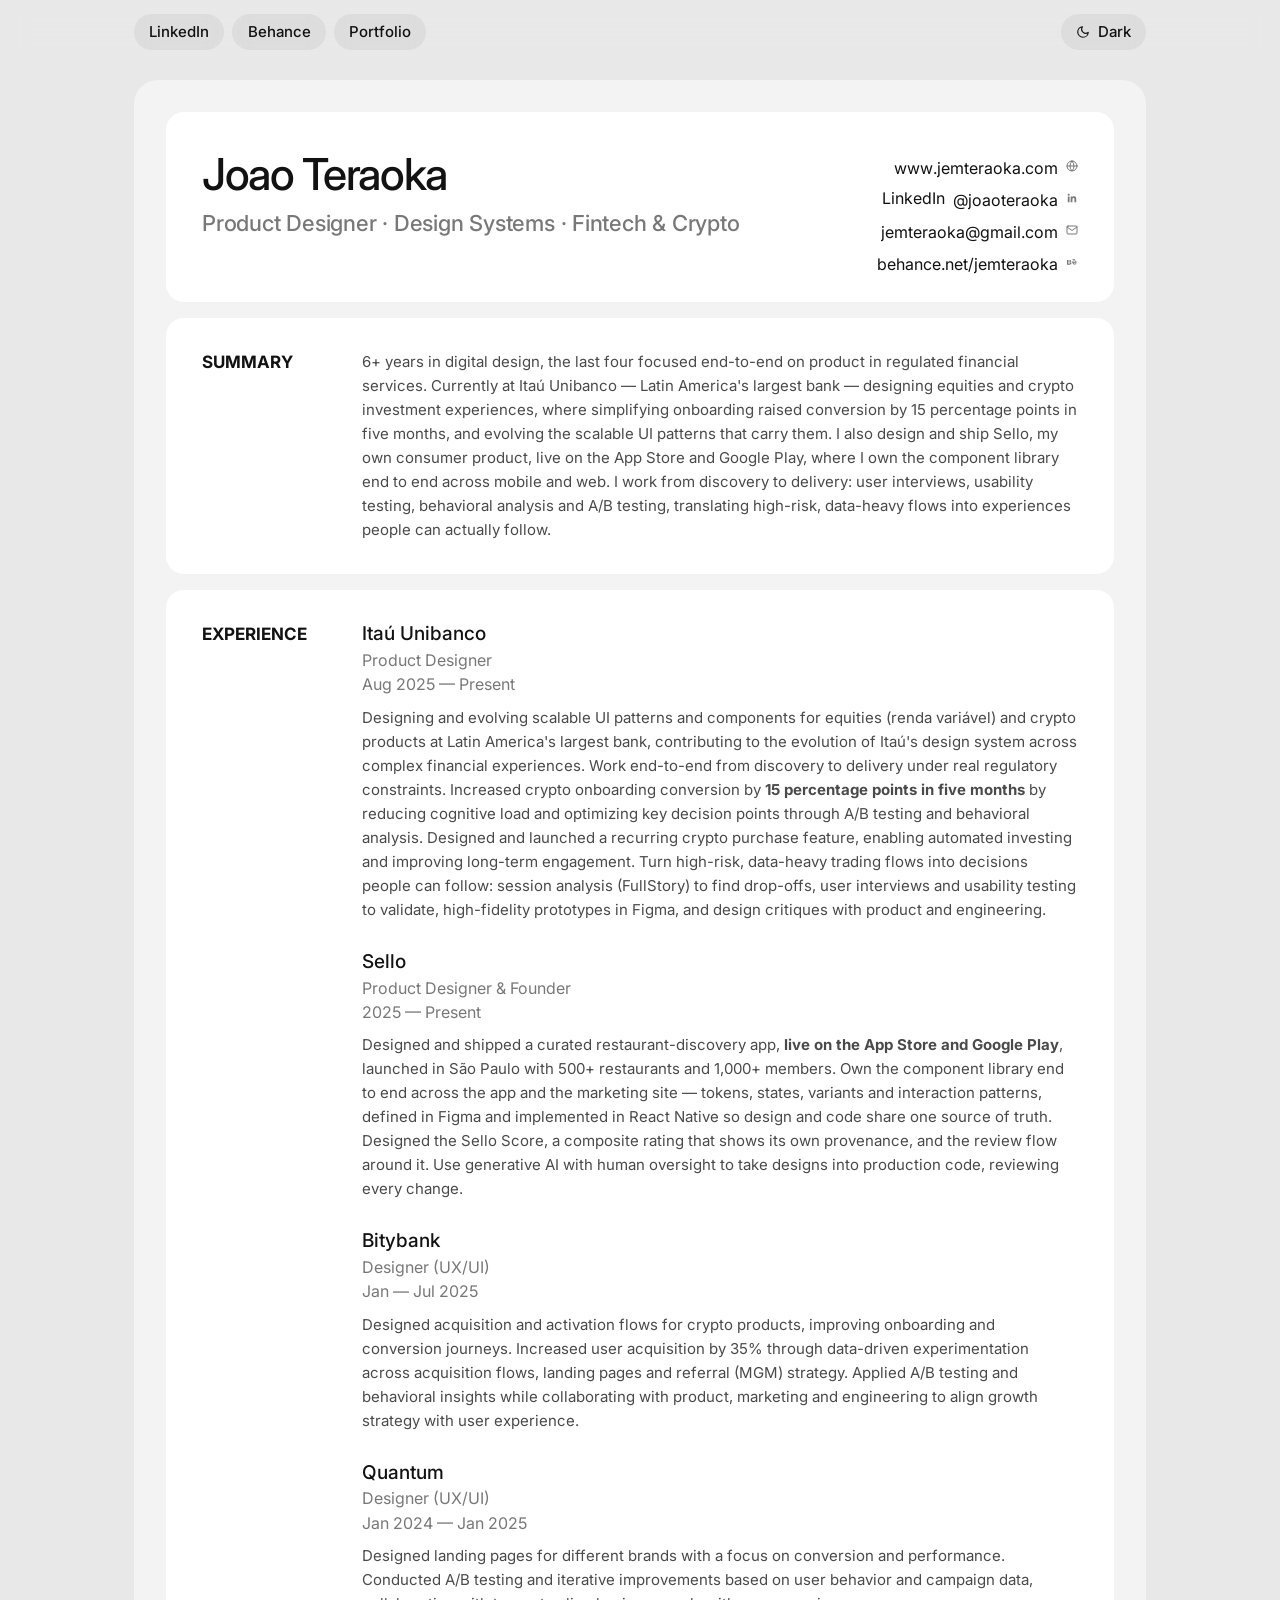
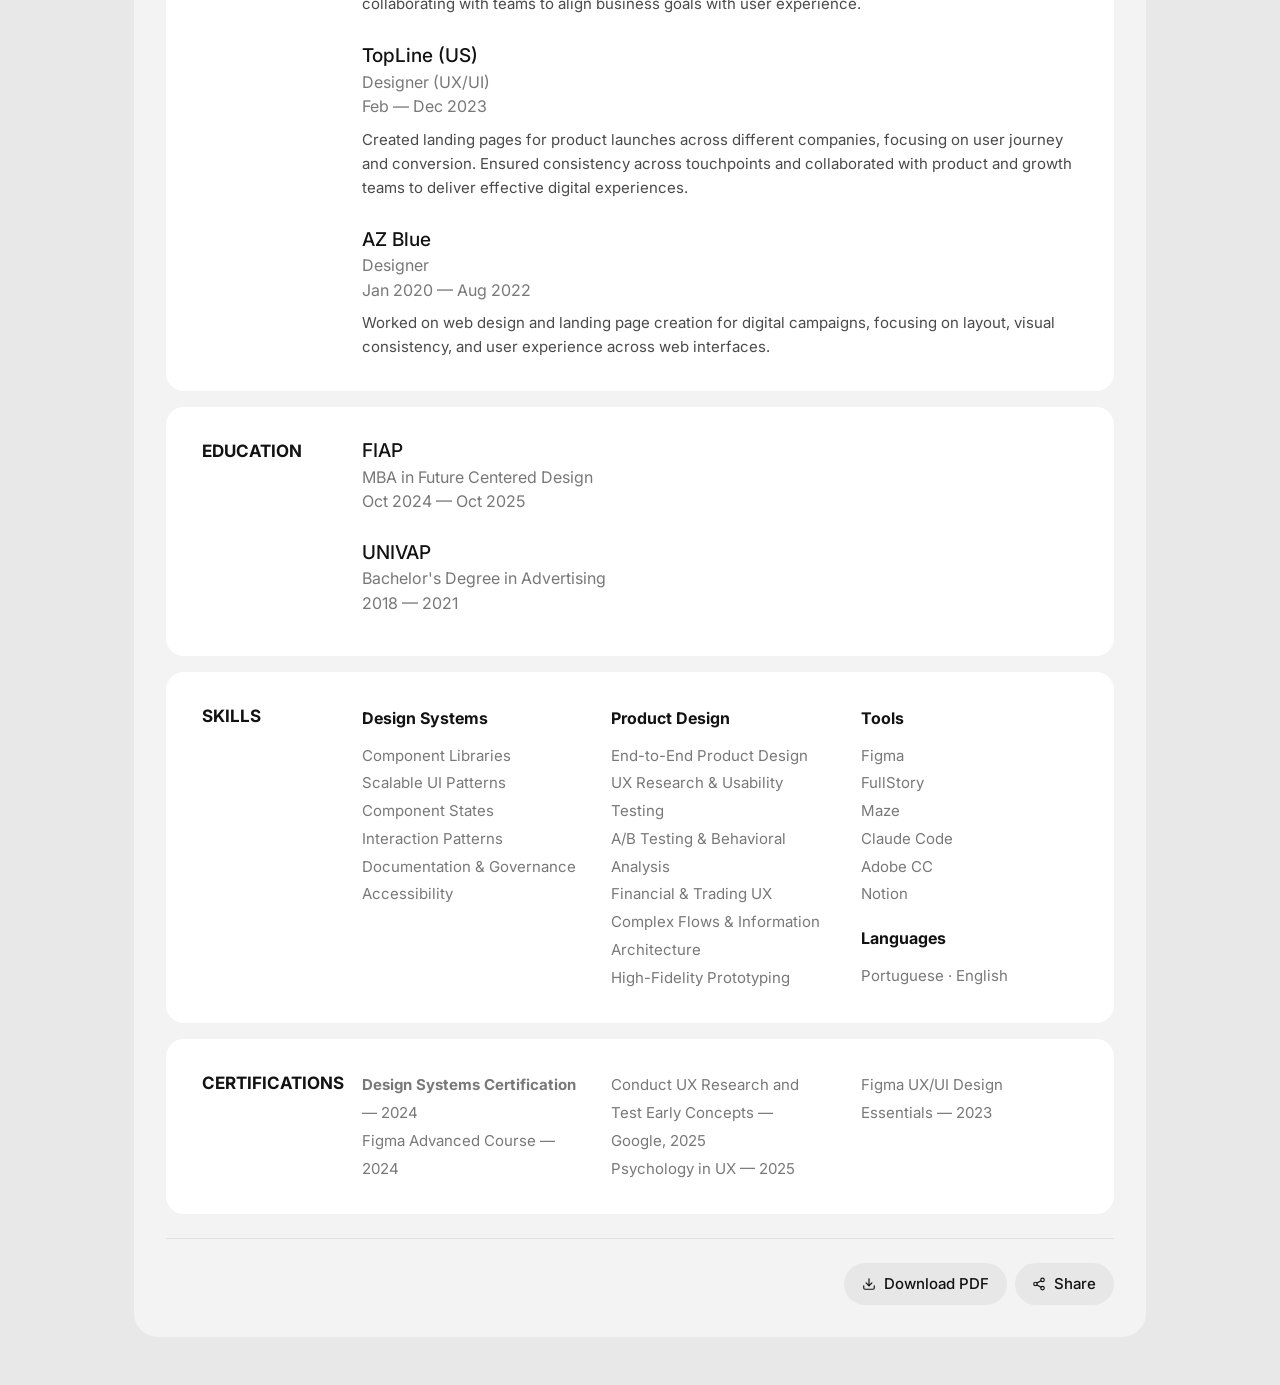
<file: resume/index.html>
<!DOCTYPE html>
<html lang="en">
<head>
    <meta charset="UTF-8">
    <meta name="viewport" content="width=device-width, initial-scale=1.0">
    <title>Resume — Jem Teraoka — Product Designer</title>
    <meta name="description" content="Resume of Joao Teraoka, Product Designer working on investment, crypto and regulated financial products at Itaú.">
    <link rel="icon" type="image/svg+xml" href="../favicon.svg">
    <link rel="icon" type="image/png" sizes="32x32" href="../favicon-32.png">
    <link rel="apple-touch-icon" href="../apple-touch-icon.png">
    <link rel="preconnect" href="https://fonts.googleapis.com">
    <link rel="preconnect" href="https://fonts.gstatic.com" crossorigin>
    <link href="https://fonts.googleapis.com/css2?family=Inter:wght@400;500;700&display=swap" rel="stylesheet">
    <link rel="stylesheet" href="style.css">
</head>
<body>

<div class="app" id="app">

    <!-- Top bar: external links (left) + theme toggle (right) -->
    <header class="topbar">
      <div class="topbar-inner">
        <div class="pill-group" aria-label="External profiles">
            <a href="https://linkedin.com/in/joaoteraoka/" target="_blank" rel="noopener" class="pill"><span class="flip-text">LinkedIn</span></a>
            <a href="https://behance.net/jemteraoka" target="_blank" rel="noopener" class="pill"><span class="flip-text">Behance</span></a>
            <a href="/" class="pill"><span class="flip-text">Portfolio</span></a>
        </div>
        <button class="pill theme-toggle" id="themeToggle" aria-label="Toggle theme">
            <svg class="icon-moon" width="14" height="14" viewBox="0 0 24 24" fill="none" stroke="currentColor" stroke-width="2" stroke-linecap="round" stroke-linejoin="round"><path d="M21 12.79A9 9 0 1 1 11.21 3 7 7 0 0 0 21 12.79z"/></svg>
            <svg class="icon-sun" width="14" height="14" viewBox="0 0 24 24" fill="none" stroke="currentColor" stroke-width="2" stroke-linecap="round" stroke-linejoin="round"><circle cx="12" cy="12" r="4"/><path d="M12 2v2M12 20v2M4.93 4.93l1.41 1.41M17.66 17.66l1.41 1.41M2 12h2M20 12h2M4.93 19.07l1.41-1.41M17.66 6.34l1.41-1.41"/></svg>
            <span class="theme-label flip-text">Dark</span>
        </button>
      </div>
    </header>

    <main class="outer-card" id="stack">
    <div class="stack">

        <!-- Hero card -->
        <section class="card hero-card">
        <div class="hero">
            <div class="hero-identity">
                <p class="name-line">Joao Teraoka</p>
                <p class="role">Product Designer &middot; Design Systems &middot; Fintech &amp; Crypto</p>
            </div>
            <aside class="hero-contacts">
                <p>
                    <a href="/"><span class="flip-text">www.jemteraoka.com</span></a>
                    <svg width="12" height="12" viewBox="0 0 24 24" fill="none" stroke="currentColor" stroke-width="2" stroke-linecap="round" stroke-linejoin="round"><circle cx="12" cy="12" r="10"/><line x1="2" y1="12" x2="22" y2="12"/><path d="M12 2a15.3 15.3 0 0 1 4 10 15.3 15.3 0 0 1-4 10 15.3 15.3 0 0 1-4-10 15.3 15.3 0 0 1 4-10z"/></svg>
                </p>
                <p>
                    LinkedIn <a href="https://linkedin.com/in/joaoteraoka/" target="_blank" rel="noopener"><span class="flip-text">@joaoteraoka</span></a>
                    <svg width="12" height="12" viewBox="0 0 24 24" fill="currentColor"><path d="M20.447 20.452h-3.554v-5.569c0-1.328-.027-3.037-1.852-3.037-1.853 0-2.136 1.445-2.136 2.939v5.667H9.351V9h3.414v1.561h.046c.477-.9 1.637-1.85 3.37-1.85 3.601 0 4.267 2.37 4.267 5.455v6.286zM5.337 7.433a2.062 2.062 0 01-2.063-2.065 2.063 2.063 0 112.063 2.065zm1.782 13.019H3.555V9h3.564v11.452z"/></svg>
                </p>
                <p>
                    <a href="mailto:jemteraoka@gmail.com"><span class="flip-text">jemteraoka@gmail.com</span></a>
                    <svg width="12" height="12" viewBox="0 0 24 24" fill="none" stroke="currentColor" stroke-width="2" stroke-linecap="round" stroke-linejoin="round"><path d="M4 4h16c1.1 0 2 .9 2 2v12c0 1.1-.9 2-2 2H4c-1.1 0-2-.9-2-2V6c0-1.1.9-2 2-2z"/><polyline points="22,6 12,13 2,6"/></svg>
                </p>
                <p>
                    <a href="https://behance.net/jemteraoka" target="_blank" rel="noopener"><span class="flip-text">behance.net/jemteraoka</span></a>
                    <svg width="12" height="12" viewBox="0 0 24 24" fill="currentColor"><path d="M7.3 7.8c.5 0 .9 0 1.3.1.4.1.7.2 1 .4.3.2.5.4.6.7.1.3.2.7.2 1.1 0 .5-.1.9-.3 1.2-.2.3-.5.6-.9.8.5.2.9.5 1.2.9.3.4.4.9.4 1.5 0 .5-.1.9-.3 1.3-.2.4-.5.7-.8.9-.3.2-.7.4-1.1.5-.4.1-.9.2-1.3.2H2V7.8h5.3zm-.3 3.4c.4 0 .7-.1 1-.3.3-.2.4-.5.4-.9 0-.2 0-.4-.1-.6-.1-.2-.2-.3-.3-.4-.1-.1-.3-.2-.5-.2-.2 0-.4 0-.6 0H4.3v2.4H7zm.2 3.7c.2 0 .4 0 .6-.1.2 0 .4-.1.5-.2.1-.1.3-.2.3-.4.1-.2.1-.4.1-.6 0-.5-.1-.8-.4-1-.3-.2-.6-.3-1.1-.3H4.3v2.6H7.2zm9.3-3.1c.3 0 .6 0 .9-.1.3-.1.5-.2.7-.4.2-.2.4-.4.5-.7.1-.3.2-.6.2-.9 0-.7-.2-1.3-.5-1.7-.4-.4-.9-.6-1.6-.6-.7 0-1.3.2-1.7.6-.4.4-.7 1-.7 1.7 0 .3.1.6.2.9.1.3.3.5.5.7.2.2.4.3.7.4.3.1.5.1.8.1zm-4.1 1.1c0-.6.1-1.1.3-1.6.2-.5.5-1 .9-1.3.4-.4.8-.7 1.4-.9.5-.2 1.1-.3 1.8-.3.7 0 1.3.1 1.8.3.5.2 1 .5 1.4.9.4.4.7.9.9 1.4.2.5.3 1.2.3 1.9v.4h-5.9c.1.6.3 1 .6 1.3.3.3.8.4 1.4.4.4 0 .8-.1 1.1-.3.3-.2.5-.4.6-.6h1.9c-.3.9-.7 1.6-1.3 2-.6.4-1.3.6-2.3.6-.7 0-1.3-.1-1.8-.3-.5-.2-1-.5-1.4-.9-.4-.4-.7-.9-.9-1.4-.2-.5-.3-1.1-.3-1.6zm5-5.3h-4.5V5.9h4.5v1.7z"/></svg>
                </p>
            </aside>
        </div>
        </section>

        <!-- Summary card -->
        <section class="card">
        <div class="row">
            <p class="row-label">Summary</p>
            <div class="row-content">
                <p id="summary-text">6+ years in digital design, the last four focused end-to-end on product in regulated financial services. Currently at Itaú Unibanco — Latin America's largest bank — designing equities and crypto investment experiences, where simplifying onboarding raised conversion by 15 percentage points in five months, and evolving the scalable UI patterns that carry them. I also design and ship Sello, my own consumer product, live on the App Store and Google Play, where I own the component library end to end across mobile and web. I work from discovery to delivery: user interviews, usability testing, behavioral analysis and A/B testing, translating high-risk, data-heavy flows into experiences people can actually follow.</p>
            </div>
        </div>
        </section>

        <!-- Experience card -->
        <section class="card">
        <div class="row">
            <p class="row-label">Experience</p>
            <div class="row-content">

                <article class="job">
                    <div class="job-logo"><img src="../assets/ico-itau.png" alt="Itaú"></div>
                    <div class="job-body">
                        <div class="job-head">
                            <p class="job-company">Itaú Unibanco</p>
                            <p class="job-role">Product Designer</p>
                            <p class="job-dates">Aug 2025 — Present</p>
                        </div>
                        <p class="job-desc">Designing and evolving scalable UI patterns and components for equities (renda variável) and crypto products at Latin America's largest bank, contributing to the evolution of Itaú's design system across complex financial experiences. Work end-to-end from discovery to delivery under real regulatory constraints. Increased crypto onboarding conversion by <strong>15 percentage points in five months</strong> by reducing cognitive load and optimizing key decision points through A/B testing and behavioral analysis. Designed and launched a recurring crypto purchase feature, enabling automated investing and improving long-term engagement. Turn high-risk, data-heavy trading flows into decisions people can follow: session analysis (FullStory) to find drop-offs, user interviews and usability testing to validate, high-fidelity prototypes in Figma, and design critiques with product and engineering.</p>
                    </div>
                </article>

                <article class="job">
                    <div class="job-logo"><img src="../assets/ico-sello.png" alt="Sello"></div>
                    <div class="job-body">
                        <div class="job-head">
                            <p class="job-company">Sello</p>
                            <p class="job-role">Product Designer &amp; Founder</p>
                            <p class="job-dates">2025 — Present</p>
                        </div>
                        <p class="job-desc">Designed and shipped a curated restaurant-discovery app, <strong>live on the App Store and Google Play</strong>, launched in São Paulo with 500+ restaurants and 1,000+ members. Own the component library end to end across the app and the marketing site — tokens, states, variants and interaction patterns, defined in Figma and implemented in React Native so design and code share one source of truth. Designed the Sello Score, a composite rating that shows its own provenance, and the review flow around it. Use generative AI with human oversight to take designs into production code, reviewing every change.</p>
                    </div>
                </article>

                <article class="job">
                    <div class="job-logo"><img src="../assets/ico-bitybank.png" alt="Bitybank"></div>
                    <div class="job-body">
                        <div class="job-head">
                            <p class="job-company">Bitybank</p>
                            <p class="job-role">Designer (UX/UI)</p>
                            <p class="job-dates">Jan — Jul 2025</p>
                        </div>
                        <p class="job-desc">Designed acquisition and activation flows for crypto products, improving onboarding and conversion journeys. Increased user acquisition by 35% through data-driven experimentation across acquisition flows, landing pages and referral (MGM) strategy. Applied A/B testing and behavioral insights while collaborating with product, marketing and engineering to align growth strategy with user experience.</p>
                    </div>
                </article>

                <article class="job">
                    <div class="job-logo"><img src="../assets/ico-quantum.png" alt="Quantum"></div>
                    <div class="job-body">
                        <div class="job-head">
                            <p class="job-company">Quantum</p>
                            <p class="job-role">Designer (UX/UI)</p>
                            <p class="job-dates">Jan 2024 — Jan 2025</p>
                        </div>
                        <p class="job-desc">Designed landing pages for different brands with a focus on conversion and performance. Conducted A/B testing and iterative improvements based on user behavior and campaign data, collaborating with teams to align business goals with user experience.</p>
                    </div>
                </article>

                <article class="job">
                    <div class="job-logo"><img src="../assets/ico-topline.png" alt="Topline US"></div>
                    <div class="job-body">
                        <div class="job-head">
                            <p class="job-company">TopLine (US)</p>
                            <p class="job-role">Designer (UX/UI)</p>
                            <p class="job-dates">Feb — Dec 2023</p>
                        </div>
                        <p class="job-desc">Created landing pages for product launches across different companies, focusing on user journey and conversion. Ensured consistency across touchpoints and collaborated with product and growth teams to deliver effective digital experiences.</p>
                    </div>
                </article>

                <article class="job">
                    <div class="job-logo"><img src="../assets/ico-azblue.png" alt="AZ Blue"></div>
                    <div class="job-body">
                        <div class="job-head">
                            <p class="job-company">AZ Blue</p>
                            <p class="job-role">Designer</p>
                            <p class="job-dates">Jan 2020 — Aug 2022</p>
                        </div>
                        <p class="job-desc">Worked on web design and landing page creation for digital campaigns, focusing on layout, visual consistency, and user experience across web interfaces.</p>
                    </div>
                </article>

            </div>
        </div>
        </section>

        <!-- Education card -->
        <section class="card">
        <div class="row">
            <p class="row-label">Education</p>
            <div class="row-content">

                <article class="job">
                    <div class="job-logo"><img src="../assets/ico-fiap.png" alt="FIAP"></div>
                    <div class="job-body">
                        <div class="job-head">
                            <p class="job-company">FIAP</p>
                            <p class="job-role">MBA in Future Centered Design</p>
                            <p class="job-dates">Oct 2024 — Oct 2025</p>
                        </div>
                    </div>
                </article>

                <article class="job">
                    <div class="job-logo"><img src="../assets/ico-univap.png" alt="UNIVAP"></div>
                    <div class="job-body">
                        <div class="job-head">
                            <p class="job-company">UNIVAP</p>
                            <p class="job-role">Bachelor's Degree in Advertising</p>
                            <p class="job-dates">2018 — 2021</p>
                        </div>
                    </div>
                </article>

            </div>
        </div>
        </section>

        <!-- Skills card -->
        <section class="card">
        <div class="row">
            <p class="row-label">Skills</p>
            <div class="row-content skills-grid">
                <div class="skill-col">
                    <p class="skill-head">Design Systems</p>
                    <p>Component Libraries</p>
                    <p>Scalable UI Patterns</p>
                    <p>Component States</p>
                    <p>Interaction Patterns</p>
                    <p>Documentation &amp; Governance</p>
                    <p>Accessibility</p>
                </div>
                <div class="skill-col">
                    <p class="skill-head">Product Design</p>
                    <p>End-to-End Product Design</p>
                    <p>UX Research &amp; Usability Testing</p>
                    <p>A/B Testing &amp; Behavioral Analysis</p>
                    <p>Financial &amp; Trading UX</p>
                    <p>Complex Flows &amp; Information Architecture</p>
                    <p>High-Fidelity Prototyping</p>
                </div>
                <div class="skill-col">
                    <p class="skill-head">Tools</p>
                    <p>Figma</p>
                    <p>FullStory</p>
                    <p>Maze</p>
                    <p>Claude Code</p>
                    <p>Adobe CC</p>
                    <p>Notion</p>
                    <p class="skill-head" style="margin-top:1rem">Languages</p>
                    <p>Portuguese &middot; English</p>
                </div>
            </div>
        </div>
        </section>

        <!-- Certifications card -->
        <section class="card">
        <div class="row">
            <p class="row-label">Certifications</p>
            <div class="row-content skills-grid">
                <div class="skill-col">
                    <p><strong>Design Systems Certification</strong> — 2024</p>
                    <p>Figma Advanced Course — 2024</p>
                </div>
                <div class="skill-col">
                    <p>Conduct UX Research and Test Early Concepts — Google, 2025</p>
                    <p>Psychology in UX — 2025</p>
                </div>
                <div class="skill-col">
                    <p>Figma UX/UI Design Essentials — 2023</p>
                </div>
            </div>
        </div>
        </section>

        </div>
        <!-- Actions -->
        <div class="actions">
            <a class="action-btn" id="downloadBtn" href="#" download>
                <svg width="14" height="14" viewBox="0 0 24 24" fill="none" stroke="currentColor" stroke-width="2" stroke-linecap="round" stroke-linejoin="round"><path d="M21 15v4a2 2 0 0 1-2 2H5a2 2 0 0 1-2-2v-4"/><polyline points="7 10 12 15 17 10"/><line x1="12" y1="15" x2="12" y2="3"/></svg>
                <span class="flip-text">Download PDF</span>
            </a>
            <button class="action-btn" id="shareBtn">
                <svg width="14" height="14" viewBox="0 0 24 24" fill="none" stroke="currentColor" stroke-width="2" stroke-linecap="round" stroke-linejoin="round"><circle cx="18" cy="5" r="3"/><circle cx="6" cy="12" r="3"/><circle cx="18" cy="19" r="3"/><line x1="8.59" y1="13.51" x2="15.42" y2="17.49"/><line x1="15.41" y1="6.51" x2="8.59" y2="10.49"/></svg>
                <span class="flip-text">Share</span>
            </button>
        </div>

    </main>

</div>

<script src="app.js"></script>
</body>
</html>
</file>
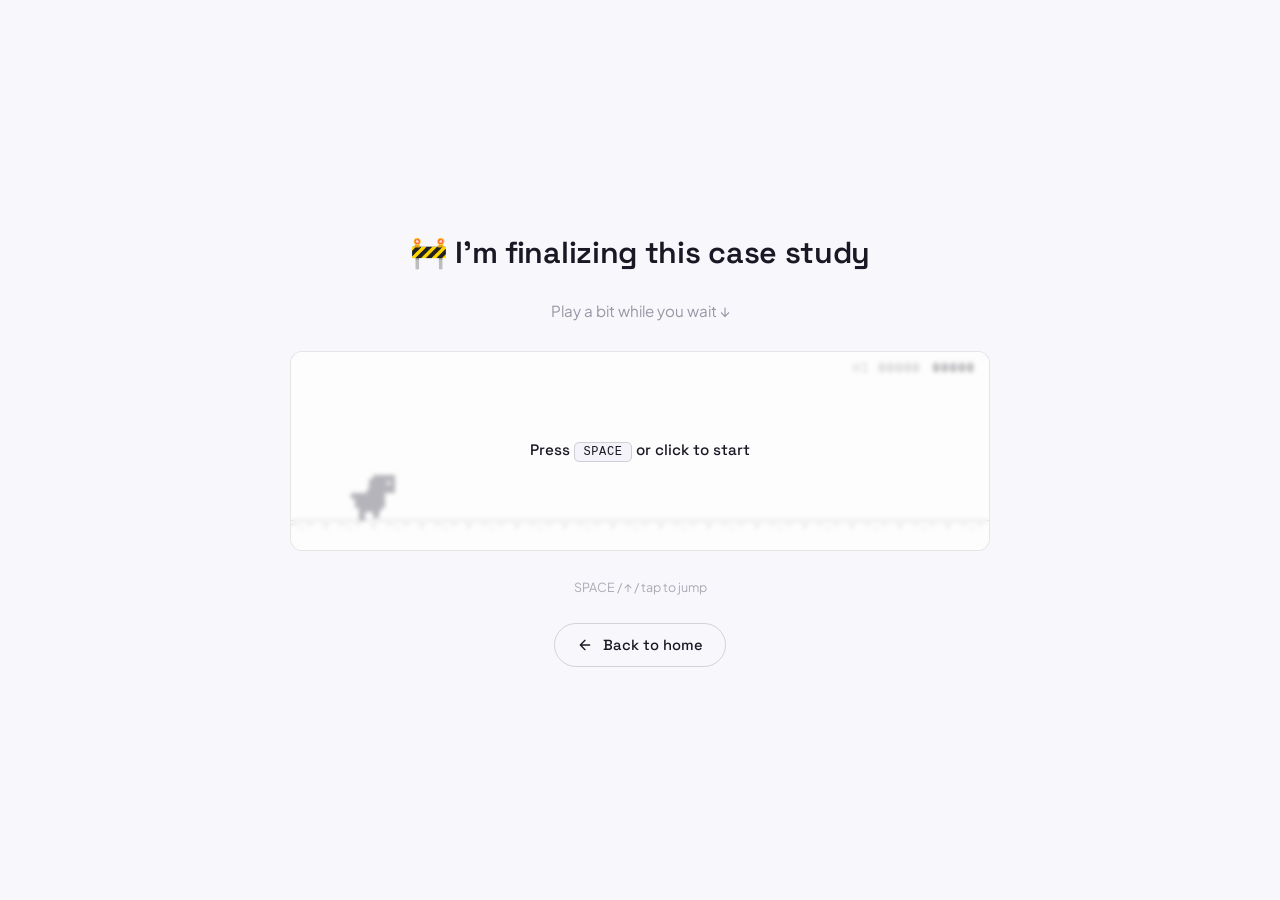
<file: wip.html>
<!DOCTYPE html>
<html lang="en">
<head>
    <meta charset="UTF-8">
    <meta name="viewport" content="width=device-width, initial-scale=1.0">
    <title>Under construction — Jem Teraoka</title>
    <meta name="description" content="This case study is being finalized. Play a bit while you wait.">
    <meta name="robots" content="noindex">

    <link rel="icon" type="image/svg+xml" href="favicon.svg">
    <link rel="icon" type="image/png" sizes="32x32" href="favicon-32.png">
    <link rel="apple-touch-icon" href="apple-touch-icon.png">
    <link rel="preconnect" href="https://fonts.googleapis.com">
    <link rel="preconnect" href="https://fonts.gstatic.com" crossorigin>
    <link href="https://fonts.googleapis.com/css2?family=Space+Grotesk:wght@400;500;600;700&family=Plus+Jakarta+Sans:wght@300;400;500;600&display=swap" rel="stylesheet">

    <link rel="stylesheet" href="css/style.css?v=23">

    <style>
        body.wip-standalone {
            min-height: 100vh;
            display: flex;
            align-items: center;
            justify-content: center;
            padding: 32px 24px;
        }
        .wip-standalone-wrap {
            width: 100%;
            max-width: 720px;
            display: flex;
            flex-direction: column;
            align-items: center;
            gap: 28px;
            text-align: center;
        }
        .wip-standalone-title {
            font-family: var(--font-display, 'Space Grotesk', sans-serif);
            font-size: clamp(1.4rem, 3.6vw, 1.9rem);
            font-weight: 600;
            margin: 0;
            color: var(--text);
            letter-spacing: -0.01em;
        }
        .wip-standalone-sub {
            font-size: 0.95rem;
            color: var(--text-muted);
            max-width: 460px;
            margin: 0;
            line-height: 1.5;
        }
        .wip-standalone-stage-wrap {
            width: 100%;
            max-width: 700px;
        }
        .wip-standalone-back {
            display: inline-flex;
            align-items: center;
            gap: 10px;
            padding: 12px 22px;
            border: 1px solid var(--border-hover, var(--border));
            border-radius: 999px;
            color: var(--text);
            text-decoration: none;
            font-family: var(--font-display, 'Space Grotesk', sans-serif);
            font-weight: 500;
            font-size: 0.92rem;
            background: transparent;
            transition: transform 0.2s ease, background 0.2s ease, color 0.2s ease, border-color 0.2s ease;
        }
        .wip-standalone-back:hover {
            transform: translateY(-2px);
            background: var(--text);
            color: var(--bg);
            border-color: var(--text);
        }
        .wip-standalone-hint {
            font-size: 0.78rem;
            color: var(--text-muted);
            margin: 0;
            opacity: 0.8;
        }
    </style>
</head>
<body data-theme="light" class="wip-standalone">

    <div class="cursor-dot" id="cursorDot"></div>
    <div class="cursor-ring" id="cursorRing"><span class="cursor-text">view</span></div>

    <main class="wip-standalone-wrap">
        <h1 class="wip-standalone-title">🚧 I'm finalizing this case study</h1>
        <p class="wip-standalone-sub">Play a bit while you wait ↓</p>

        <div class="wip-standalone-stage-wrap">
            <div class="wip-stage">
                <div class="wip-score">
                    <span>HI <em id="wipHi">00000</em></span>
                    <span class="wip-cur" id="wipCur">00000</span>
                </div>
                <canvas class="wip-canvas" id="wipCanvas" width="700" height="200" tabindex="0" aria-label="Dino runner game"></canvas>
                <div class="wip-overlay" id="wipOverlay">
                    <p class="wip-overlay-title">Press <kbd>SPACE</kbd> or click to start</p>
                </div>
            </div>
        </div>

        <p class="wip-standalone-hint">SPACE / ↑ / tap to jump</p>

        <a href="/" class="wip-standalone-back">
            <svg width="16" height="16" viewBox="0 0 24 24" fill="none" stroke="currentColor" stroke-width="2" stroke-linecap="round" stroke-linejoin="round" aria-hidden="true"><path d="M19 12H5M12 19l-7-7 7-7"/></svg>
            Back to home
        </a>
    </main>

    <script src="js/wip-game.js?v=3"></script>
    <script>
        document.addEventListener('DOMContentLoaded', () => {
            const canvas = document.getElementById('wipCanvas');
            const scoreEl = document.getElementById('wipCur');
            const hiEl = document.getElementById('wipHi');
            const overlayEl = document.getElementById('wipOverlay');
            if (window.WipGame) {
                window.WipGame.mount(canvas, scoreEl, hiEl, overlayEl);
            }

            // Cursor (smooth follow, no bounce) — desktop only
            const dot = document.getElementById('cursorDot');
            const ring = document.getElementById('cursorRing');
            const isTouch = window.matchMedia('(pointer: coarse)').matches;
            if (!isTouch && dot && ring) {
                let mx = -200, my = -200, entered = false;
                const dotS = { x: -200, y: -200 };
                const ringS = { x: -200, y: -200 };
                const DOT_LERP = 0.35, RING_LERP = 0.18;

                document.addEventListener('mousemove', (e) => {
                    mx = e.clientX; my = e.clientY;
                    if (!entered) {
                        entered = true;
                        dotS.x = mx; dotS.y = my;
                        ringS.x = mx; ringS.y = my;
                        dot.style.opacity = '1';
                        ring.style.opacity = '1';
                    }
                });
                document.addEventListener('mouseleave', () => {
                    dot.style.opacity = '0';
                    ring.style.opacity = '0';
                });
                document.addEventListener('mouseenter', () => {
                    if (entered) {
                        dot.style.opacity = '1';
                        ring.style.opacity = '1';
                    }
                });

                let targetScale = 1, hoverScale = 1;
                document.querySelectorAll('a, button, .wip-canvas').forEach(el => {
                    el.addEventListener('mouseenter', () => {
                        ring.classList.add('cursor-hover');
                        targetScale = 1.3;
                    });
                    el.addEventListener('mouseleave', () => {
                        ring.classList.remove('cursor-hover');
                        targetScale = 1;
                    });
                });

                function frame() {
                    requestAnimationFrame(frame);
                    if (!entered) return;
                    dotS.x += (mx - dotS.x) * DOT_LERP;
                    dotS.y += (my - dotS.y) * DOT_LERP;
                    ringS.x += (mx - ringS.x) * RING_LERP;
                    ringS.y += (my - ringS.y) * RING_LERP;
                    hoverScale += (targetScale - hoverScale) * 0.18;
                    const dotR = 4;
                    const ringR = ring.classList.contains('cursor-hover') ? 24 : 18;
                    dot.style.transform = `translate3d(${dotS.x - dotR}px, ${dotS.y - dotR}px, 0) scale(${hoverScale})`;
                    ring.style.transform = `translate3d(${ringS.x - ringR}px, ${ringS.y - ringR}px, 0) scale(${hoverScale})`;
                }
                frame();
            }
        });
    </script>

</body>
</html>
</file>
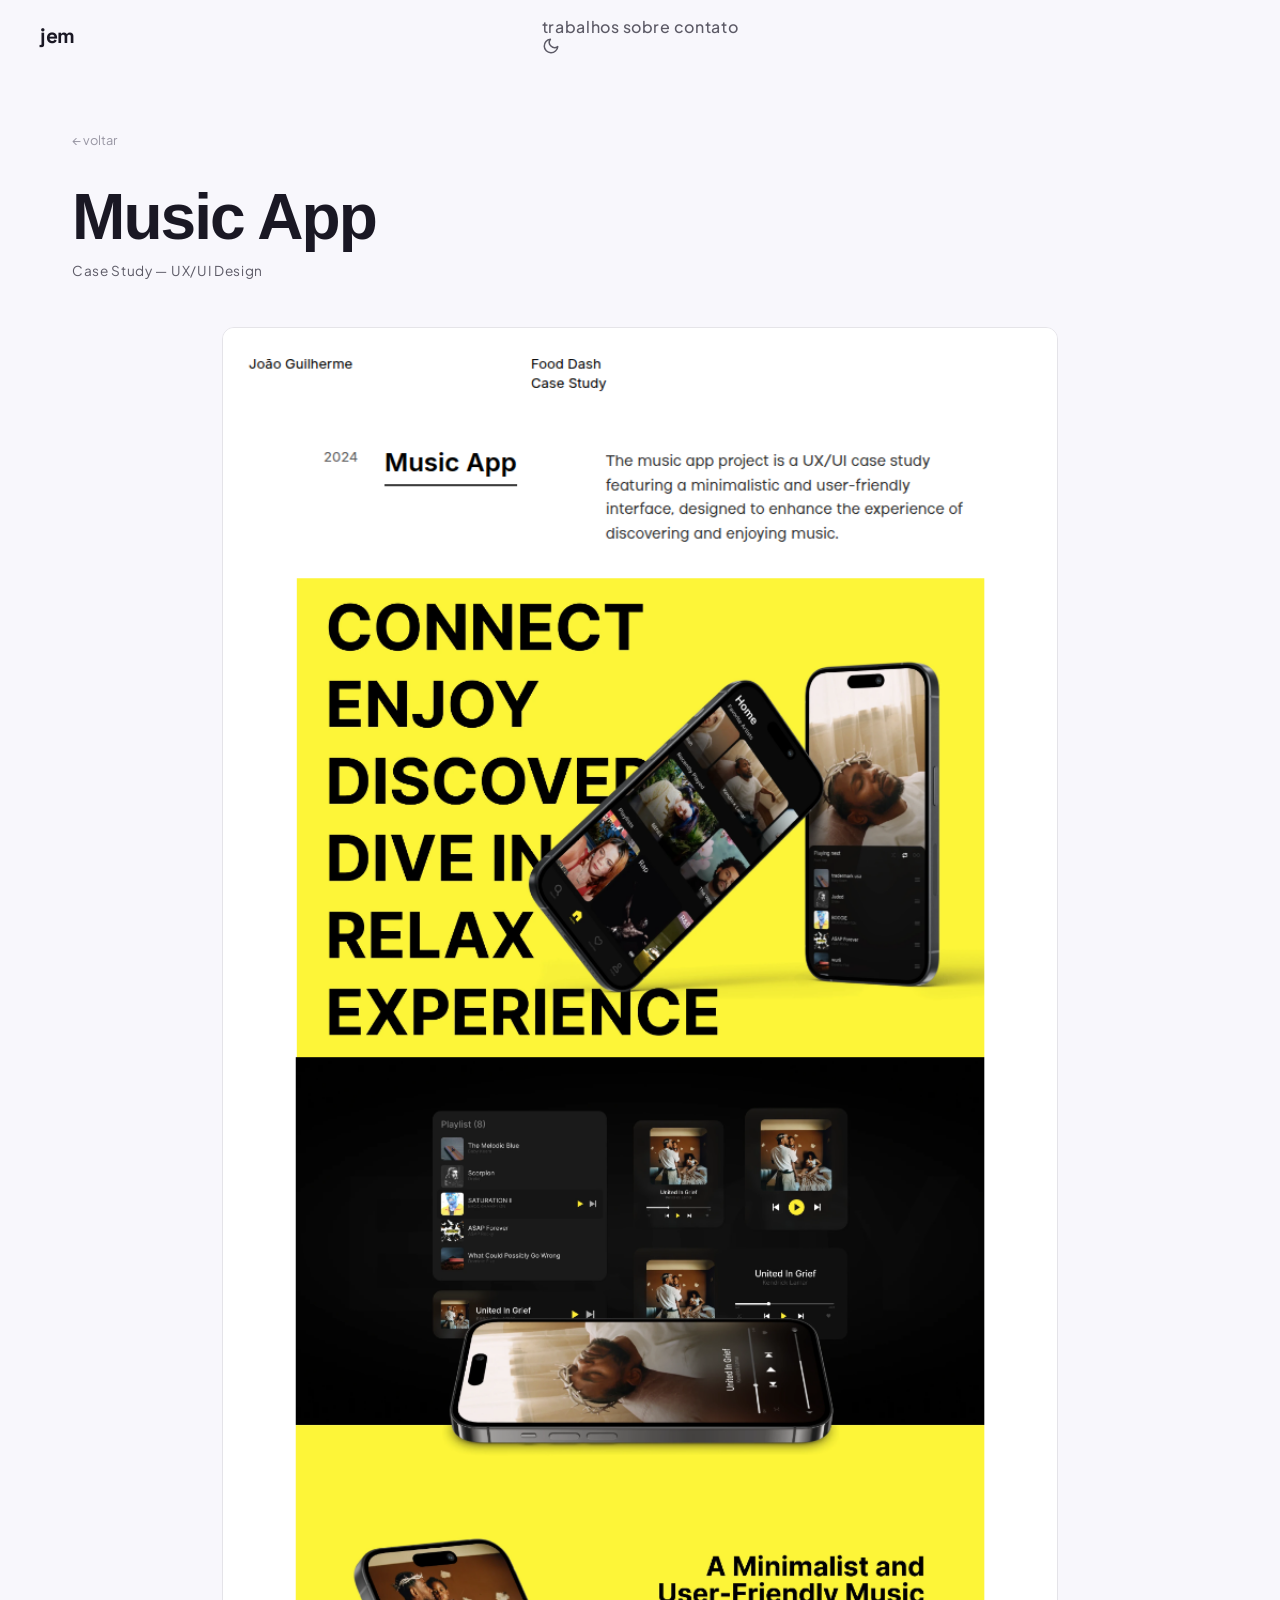
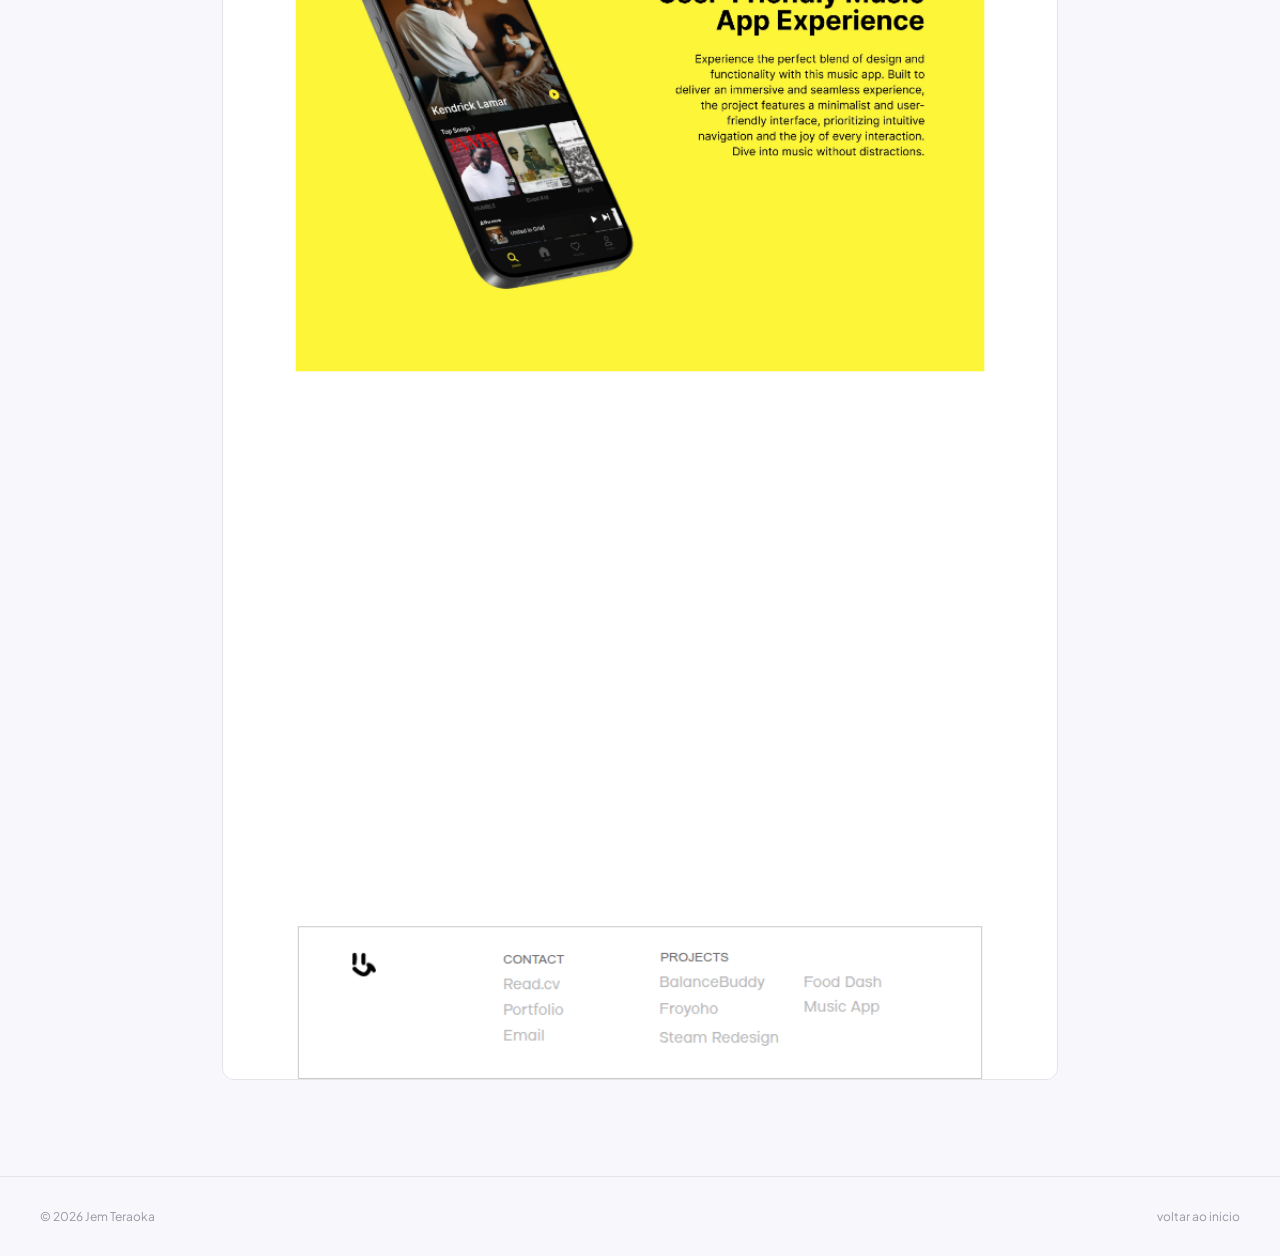
<file: cases/music-app.html>
<!DOCTYPE html>
<html lang="pt-BR">
<head>
    <meta charset="UTF-8">
    <meta name="viewport" content="width=device-width, initial-scale=1.0">
    <title>Music App — Jem Teraoka</title>
    <link rel="icon" type="image/svg+xml" href="../favicon.svg">
    <link rel="icon" type="image/png" sizes="32x32" href="../favicon-32.png">
    <link rel="apple-touch-icon" href="../apple-touch-icon.png">
    <link rel="preconnect" href="https://fonts.googleapis.com">
    <link rel="preconnect" href="https://fonts.gstatic.com" crossorigin>
    <link href="https://fonts.googleapis.com/css2?family=Space+Grotesk:wght@400;500;600;700&family=Plus+Jakarta+Sans:wght@300;400;500;600&display=swap" rel="stylesheet">
    <link rel="stylesheet" href="../css/style.css">
    <style>
        .case-page { padding-top: 6rem; }
        .case-header { max-width: 1200px; margin: 0 auto; padding: 2rem 2rem 3rem; }
        .case-back { font-size: 0.8rem; color: var(--text-muted); transition: color 0.3s; display: inline-flex; align-items: center; gap: 0.5rem; margin-bottom: 2rem; cursor: none; }
        .case-back:hover { color: var(--text); }
        .case-page-title { font-family: 'Syne', sans-serif; font-size: clamp(2rem, 5vw, 4rem); font-weight: 800; letter-spacing: -0.03em; margin-bottom: 0.5rem; }
        .case-page-subtitle { font-size: 0.85rem; color: var(--text-secondary); letter-spacing: 0.05em; }
        .case-body { max-width: 900px; margin: 0 auto; padding: 0 2rem 6rem; }
        .case-body img { width: 100%; border-radius: 12px; border: 1px solid var(--border); }
    </style>
</head>
<body data-theme="light">
    <canvas class="glyph-canvas" id="glyphCanvas"></canvas>
    <div class="cursor-dot" id="cursorDot"></div>
    <div class="cursor-ring" id="cursorRing"><span class="cursor-text">view</span></div>

    <nav class="nav" id="nav">
        <a href="../" class="nav-logo magnetic">jem</a>
        <div class="nav-right">
            <a href="../#work" class="nav-link magnetic">trabalhos</a>
            <a href="../#about" class="nav-link magnetic">sobre</a>
            <a href="../#contact" class="nav-link magnetic">contato</a>
            <div class="nav-divider"></div>
            <button class="theme-toggle magnetic" id="themeToggle" aria-label="Toggle theme">
                <svg class="icon-sun" width="18" height="18" viewBox="0 0 24 24" fill="none" stroke="currentColor" stroke-width="2" stroke-linecap="round" stroke-linejoin="round"><circle cx="12" cy="12" r="5"/><line x1="12" y1="1" x2="12" y2="3"/><line x1="12" y1="21" x2="12" y2="23"/><line x1="4.22" y1="4.22" x2="5.64" y2="5.64"/><line x1="18.36" y1="18.36" x2="19.78" y2="19.78"/><line x1="1" y1="12" x2="3" y2="12"/><line x1="21" y1="12" x2="23" y2="12"/><line x1="4.22" y1="19.78" x2="5.64" y2="18.36"/><line x1="18.36" y1="5.64" x2="19.78" y2="4.22"/></svg>
                <svg class="icon-moon" width="18" height="18" viewBox="0 0 24 24" fill="none" stroke="currentColor" stroke-width="2" stroke-linecap="round" stroke-linejoin="round"><path d="M21 12.79A9 9 0 1 1 11.21 3 7 7 0 0 0 21 12.79z"/></svg>
            </button>
        </div>
    </nav>

    <div class="case-page">
        <div class="case-header">
            <a href="../#work" class="case-back magnetic">&larr; voltar</a>
            <h1 class="case-page-title">Music App</h1>
            <p class="case-page-subtitle">Case Study — UX/UI Design</p>
        </div>
        <div class="case-body">
            <img src="../assets/case-musicapp.png" alt="Music App — Case Study" loading="lazy">
        </div>
    </div>

    <footer class="footer">
        <div class="container footer-inner">
            <span class="footer-copy">&copy; 2026 Jem Teraoka</span>
            <a href="../" class="footer-top magnetic">voltar ao inicio</a>
        </div>
    </footer>

    <script src="https://cdnjs.cloudflare.com/ajax/libs/gsap/3.12.5/gsap.min.js"></script>
    <script>
        // Theme
        const saved = 'light';
        document.body.setAttribute('data-theme', saved);
        document.getElementById('themeToggle')?.addEventListener('click', () => {
            const next = document.body.getAttribute('data-theme') === 'dark' ? 'light' : 'dark';
            document.body.setAttribute('data-theme', next);
            localStorage.setItem('jem-theme', next);
        });
        // Nav scroll
        window.addEventListener('scroll', () => {
            document.getElementById('nav').classList.toggle('scrolled', window.scrollY > 50);
        }, { passive: true });
        // Cursor
        const dot = document.getElementById('cursorDot');
        const ring = document.getElementById('cursorRing');
        const glow = document.getElementById('cursorGlow');
        if (!window.matchMedia('(pointer: coarse)').matches && dot && ring) {
            let mx=0,my=0,rx=0,ry=0,gx=0,gy=0;
            document.addEventListener('mousemove', e => { mx=e.clientX; my=e.clientY; dot.style.transform=`translate(${mx-4}px,${my-4}px)`; });
            (function loop() {
                rx+=(mx-rx)*0.12; ry+=(my-ry)*0.12;
                ring.style.transform=`translate(${rx-20}px,${ry-20}px)`;
                if(glow){ gx+=(mx-gx)*0.06; gy+=(my-gy)*0.06; glow.style.transform=`translate(${gx-200}px,${gy-200}px)`; }
                requestAnimationFrame(loop);
            })();
            document.querySelectorAll('a, button, .magnetic').forEach(el => {
                el.addEventListener('mouseenter', () => ring.classList.add('cursor-hover'));
                el.addEventListener('mouseleave', () => ring.classList.remove('cursor-hover'));
            });
        }
        // Animate in
        gsap.from('.case-page-title', { y: 40, opacity: 0, duration: 0.8, ease: 'power4.out', delay: 0.2 });
        gsap.from('.case-page-subtitle', { y: 20, opacity: 0, duration: 0.6, ease: 'power3.out', delay: 0.4 });
        gsap.from('.case-body img', { y: 40, opacity: 0, duration: 0.8, ease: 'power3.out', delay: 0.5 });
    </script>
</body>
</html>
</file>
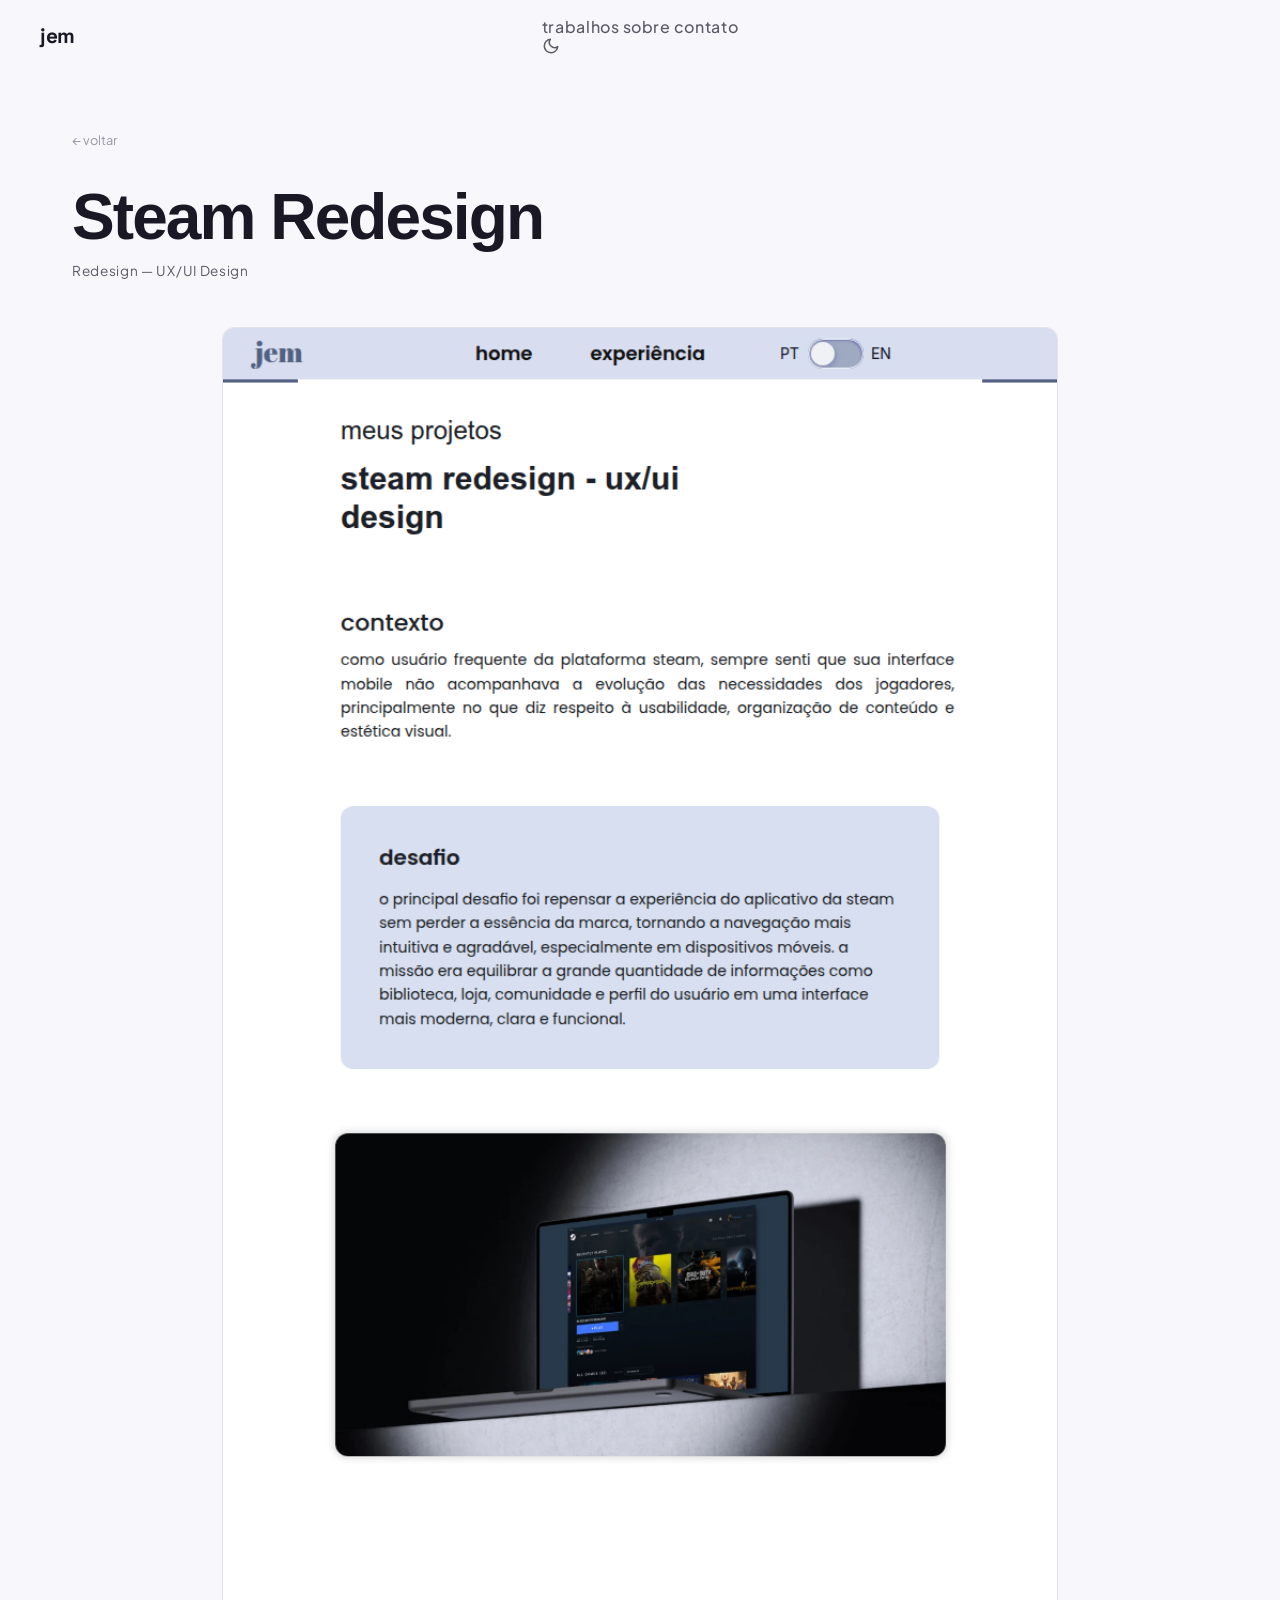
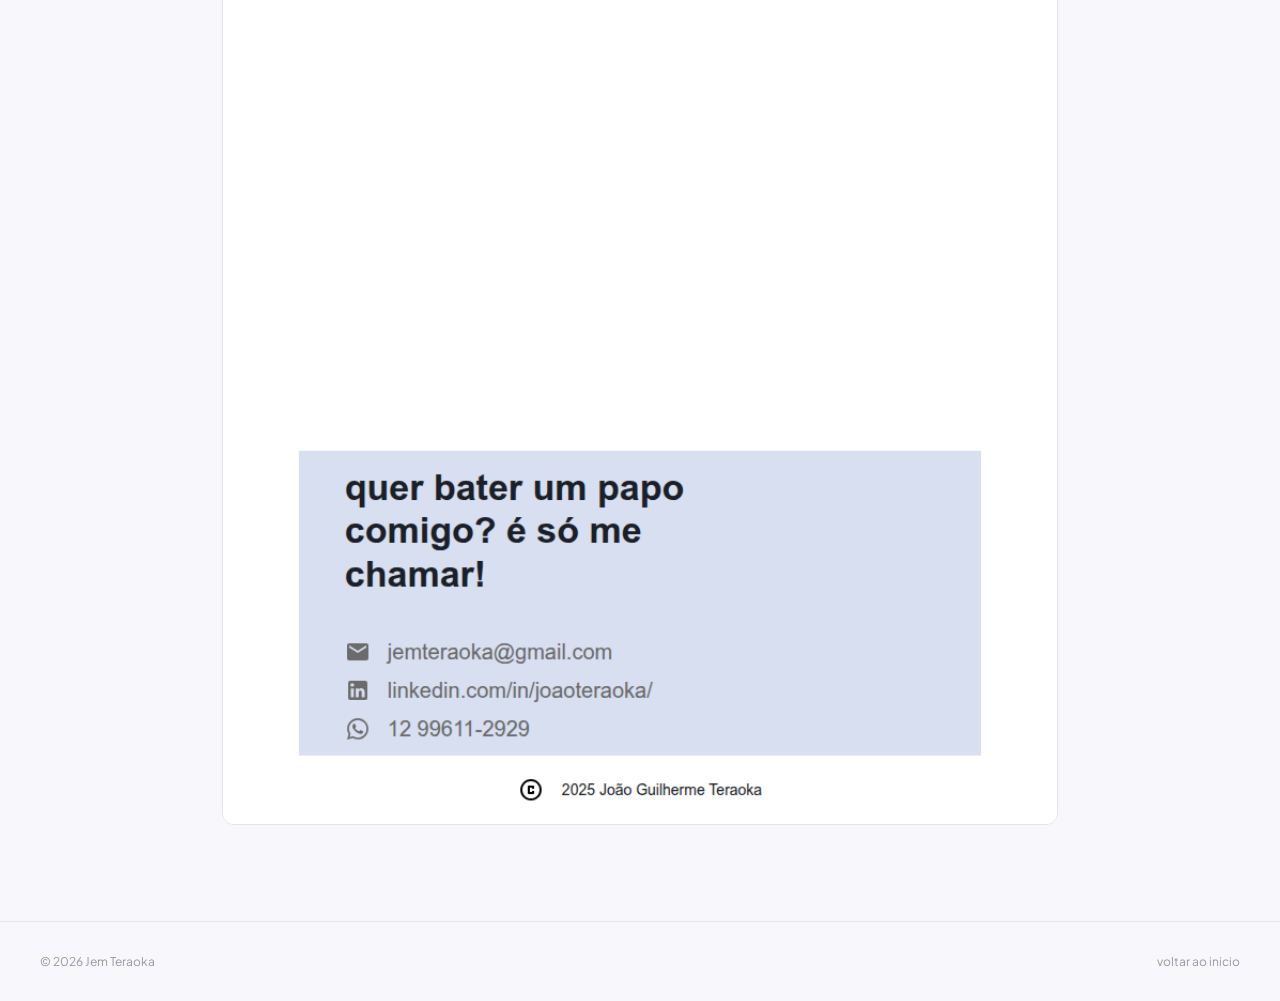
<file: cases/steam.html>
<!DOCTYPE html>
<html lang="pt-BR">
<head>
    <meta charset="UTF-8">
    <meta name="viewport" content="width=device-width, initial-scale=1.0">
    <title>Steam Redesign — Jem Teraoka</title>
    <link rel="icon" type="image/svg+xml" href="../favicon.svg">
    <link rel="icon" type="image/png" sizes="32x32" href="../favicon-32.png">
    <link rel="apple-touch-icon" href="../apple-touch-icon.png">
    <link rel="preconnect" href="https://fonts.googleapis.com">
    <link rel="preconnect" href="https://fonts.gstatic.com" crossorigin>
    <link href="https://fonts.googleapis.com/css2?family=Space+Grotesk:wght@400;500;600;700&family=Plus+Jakarta+Sans:wght@300;400;500;600&display=swap" rel="stylesheet">
    <link rel="stylesheet" href="../css/style.css">
    <style>
        .case-page { padding-top: 6rem; }
        .case-header { max-width: 1200px; margin: 0 auto; padding: 2rem 2rem 3rem; }
        .case-back { font-size: 0.8rem; color: var(--text-muted); transition: color 0.3s; display: inline-flex; align-items: center; gap: 0.5rem; margin-bottom: 2rem; cursor: none; }
        .case-back:hover { color: var(--text); }
        .case-page-title { font-family: 'Syne', sans-serif; font-size: clamp(2rem, 5vw, 4rem); font-weight: 800; letter-spacing: -0.03em; margin-bottom: 0.5rem; }
        .case-page-subtitle { font-size: 0.85rem; color: var(--text-secondary); letter-spacing: 0.05em; }
        .case-body { max-width: 900px; margin: 0 auto; padding: 0 2rem 6rem; }
        .case-body img { width: 100%; border-radius: 12px; border: 1px solid var(--border); }
    </style>
</head>
<body data-theme="light">
    <canvas class="glyph-canvas" id="glyphCanvas"></canvas>
    <div class="cursor-dot" id="cursorDot"></div>
    <div class="cursor-ring" id="cursorRing"><span class="cursor-text">view</span></div>

    <nav class="nav" id="nav">
        <a href="../" class="nav-logo magnetic">jem</a>
        <div class="nav-right">
            <a href="../#work" class="nav-link magnetic">trabalhos</a>
            <a href="../#about" class="nav-link magnetic">sobre</a>
            <a href="../#contact" class="nav-link magnetic">contato</a>
            <div class="nav-divider"></div>
            <button class="theme-toggle magnetic" id="themeToggle" aria-label="Toggle theme">
                <svg class="icon-sun" width="18" height="18" viewBox="0 0 24 24" fill="none" stroke="currentColor" stroke-width="2" stroke-linecap="round" stroke-linejoin="round"><circle cx="12" cy="12" r="5"/><line x1="12" y1="1" x2="12" y2="3"/><line x1="12" y1="21" x2="12" y2="23"/><line x1="4.22" y1="4.22" x2="5.64" y2="5.64"/><line x1="18.36" y1="18.36" x2="19.78" y2="19.78"/><line x1="1" y1="12" x2="3" y2="12"/><line x1="21" y1="12" x2="23" y2="12"/><line x1="4.22" y1="19.78" x2="5.64" y2="18.36"/><line x1="18.36" y1="5.64" x2="19.78" y2="4.22"/></svg>
                <svg class="icon-moon" width="18" height="18" viewBox="0 0 24 24" fill="none" stroke="currentColor" stroke-width="2" stroke-linecap="round" stroke-linejoin="round"><path d="M21 12.79A9 9 0 1 1 11.21 3 7 7 0 0 0 21 12.79z"/></svg>
            </button>
        </div>
    </nav>

    <div class="case-page">
        <div class="case-header">
            <a href="../#work" class="case-back magnetic">&larr; voltar</a>
            <h1 class="case-page-title">Steam Redesign</h1>
            <p class="case-page-subtitle">Redesign — UX/UI Design</p>
        </div>
        <div class="case-body">
            <img src="../assets/case-steam.png" alt="Steam Redesign — Case Study" loading="lazy">
        </div>
    </div>

    <footer class="footer">
        <div class="container footer-inner">
            <span class="footer-copy">&copy; 2026 Jem Teraoka</span>
            <a href="../" class="footer-top magnetic">voltar ao inicio</a>
        </div>
    </footer>

    <script src="https://cdnjs.cloudflare.com/ajax/libs/gsap/3.12.5/gsap.min.js"></script>
    <script>
        // Theme
        const saved = 'light';
        document.body.setAttribute('data-theme', saved);
        document.getElementById('themeToggle')?.addEventListener('click', () => {
            const next = document.body.getAttribute('data-theme') === 'dark' ? 'light' : 'dark';
            document.body.setAttribute('data-theme', next);
            localStorage.setItem('jem-theme', next);
        });
        // Nav scroll
        window.addEventListener('scroll', () => {
            document.getElementById('nav').classList.toggle('scrolled', window.scrollY > 50);
        }, { passive: true });
        // Cursor
        const dot = document.getElementById('cursorDot');
        const ring = document.getElementById('cursorRing');
        const glow = document.getElementById('cursorGlow');
        if (!window.matchMedia('(pointer: coarse)').matches && dot && ring) {
            let mx=0,my=0,rx=0,ry=0,gx=0,gy=0;
            document.addEventListener('mousemove', e => { mx=e.clientX; my=e.clientY; dot.style.transform=`translate(${mx-4}px,${my-4}px)`; });
            (function loop() {
                rx+=(mx-rx)*0.12; ry+=(my-ry)*0.12;
                ring.style.transform=`translate(${rx-20}px,${ry-20}px)`;
                if(glow){ gx+=(mx-gx)*0.06; gy+=(my-gy)*0.06; glow.style.transform=`translate(${gx-200}px,${gy-200}px)`; }
                requestAnimationFrame(loop);
            })();
            document.querySelectorAll('a, button, .magnetic').forEach(el => {
                el.addEventListener('mouseenter', () => ring.classList.add('cursor-hover'));
                el.addEventListener('mouseleave', () => ring.classList.remove('cursor-hover'));
            });
        }
        // Animate in
        gsap.from('.case-page-title', { y: 40, opacity: 0, duration: 0.8, ease: 'power4.out', delay: 0.2 });
        gsap.from('.case-page-subtitle', { y: 20, opacity: 0, duration: 0.6, ease: 'power3.out', delay: 0.4 });
        gsap.from('.case-body img', { y: 40, opacity: 0, duration: 0.8, ease: 'power3.out', delay: 0.5 });
    </script>
</body>
</html>
</file>
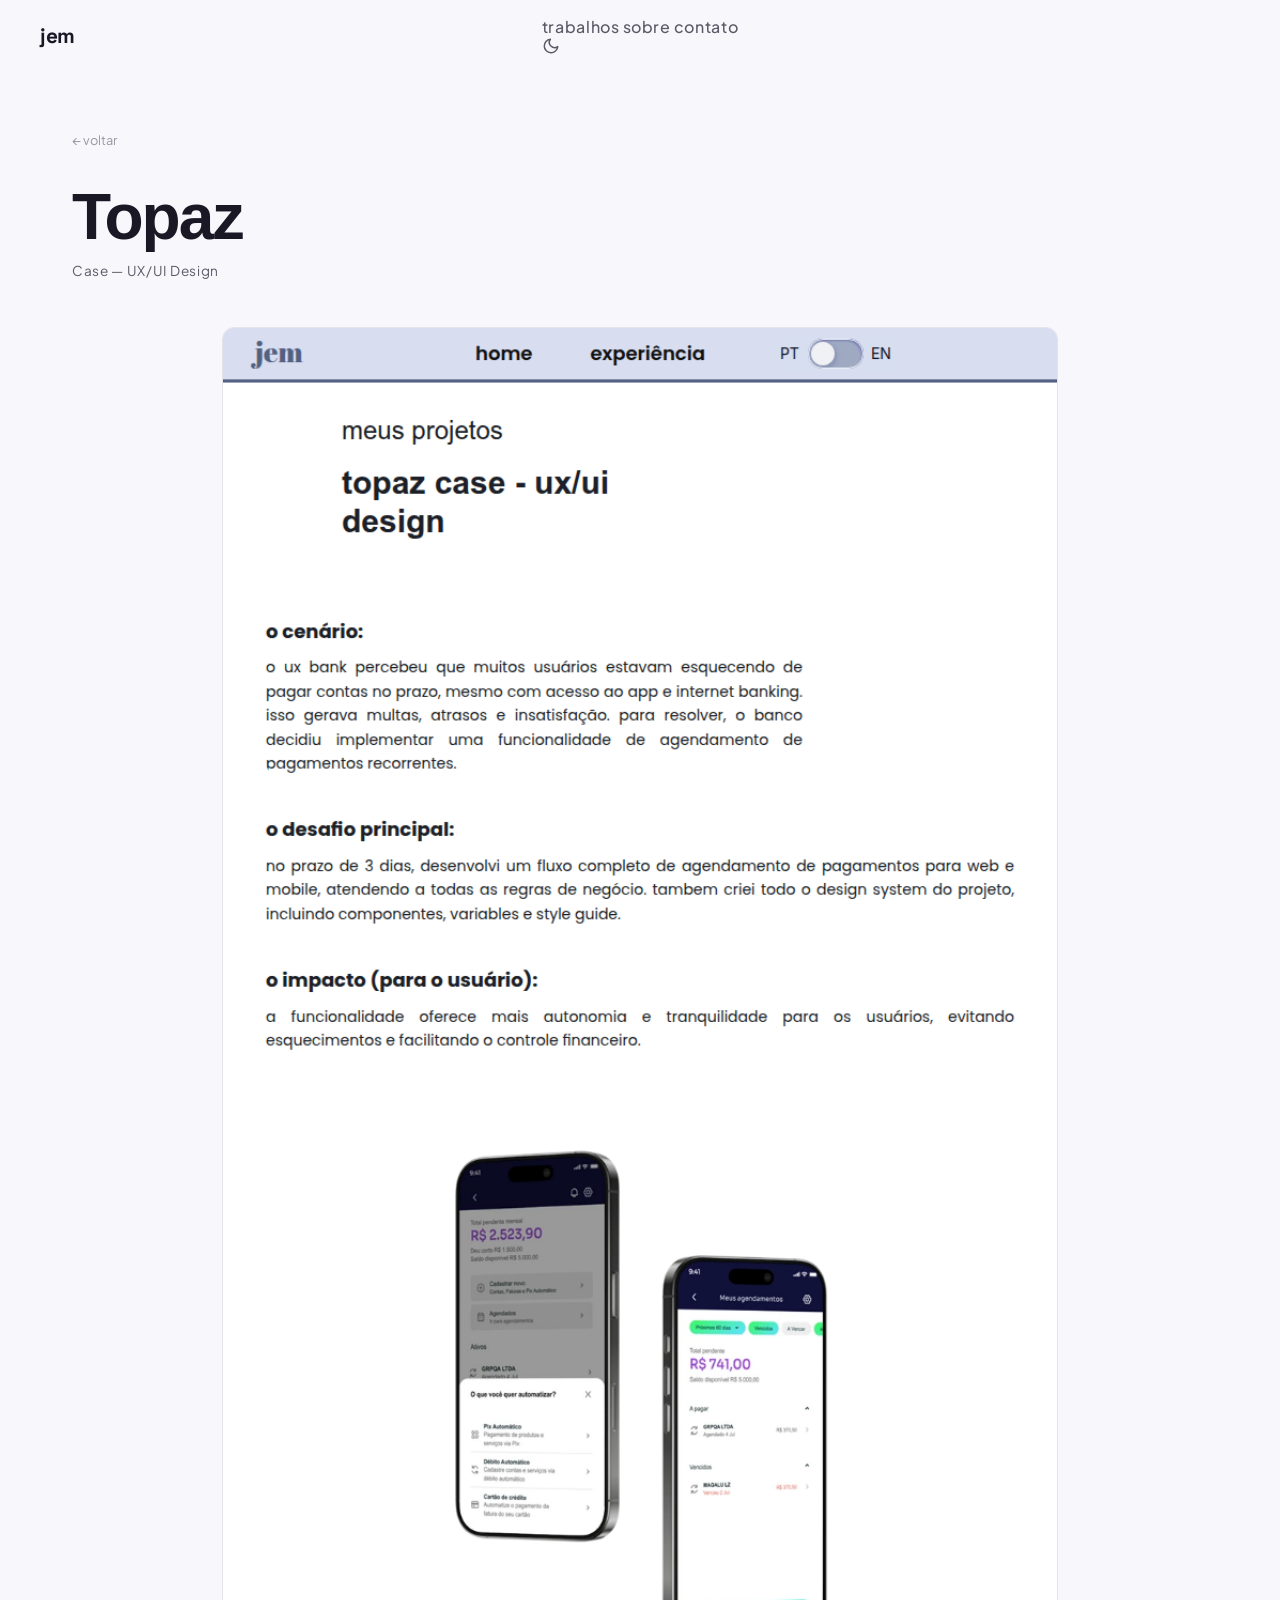
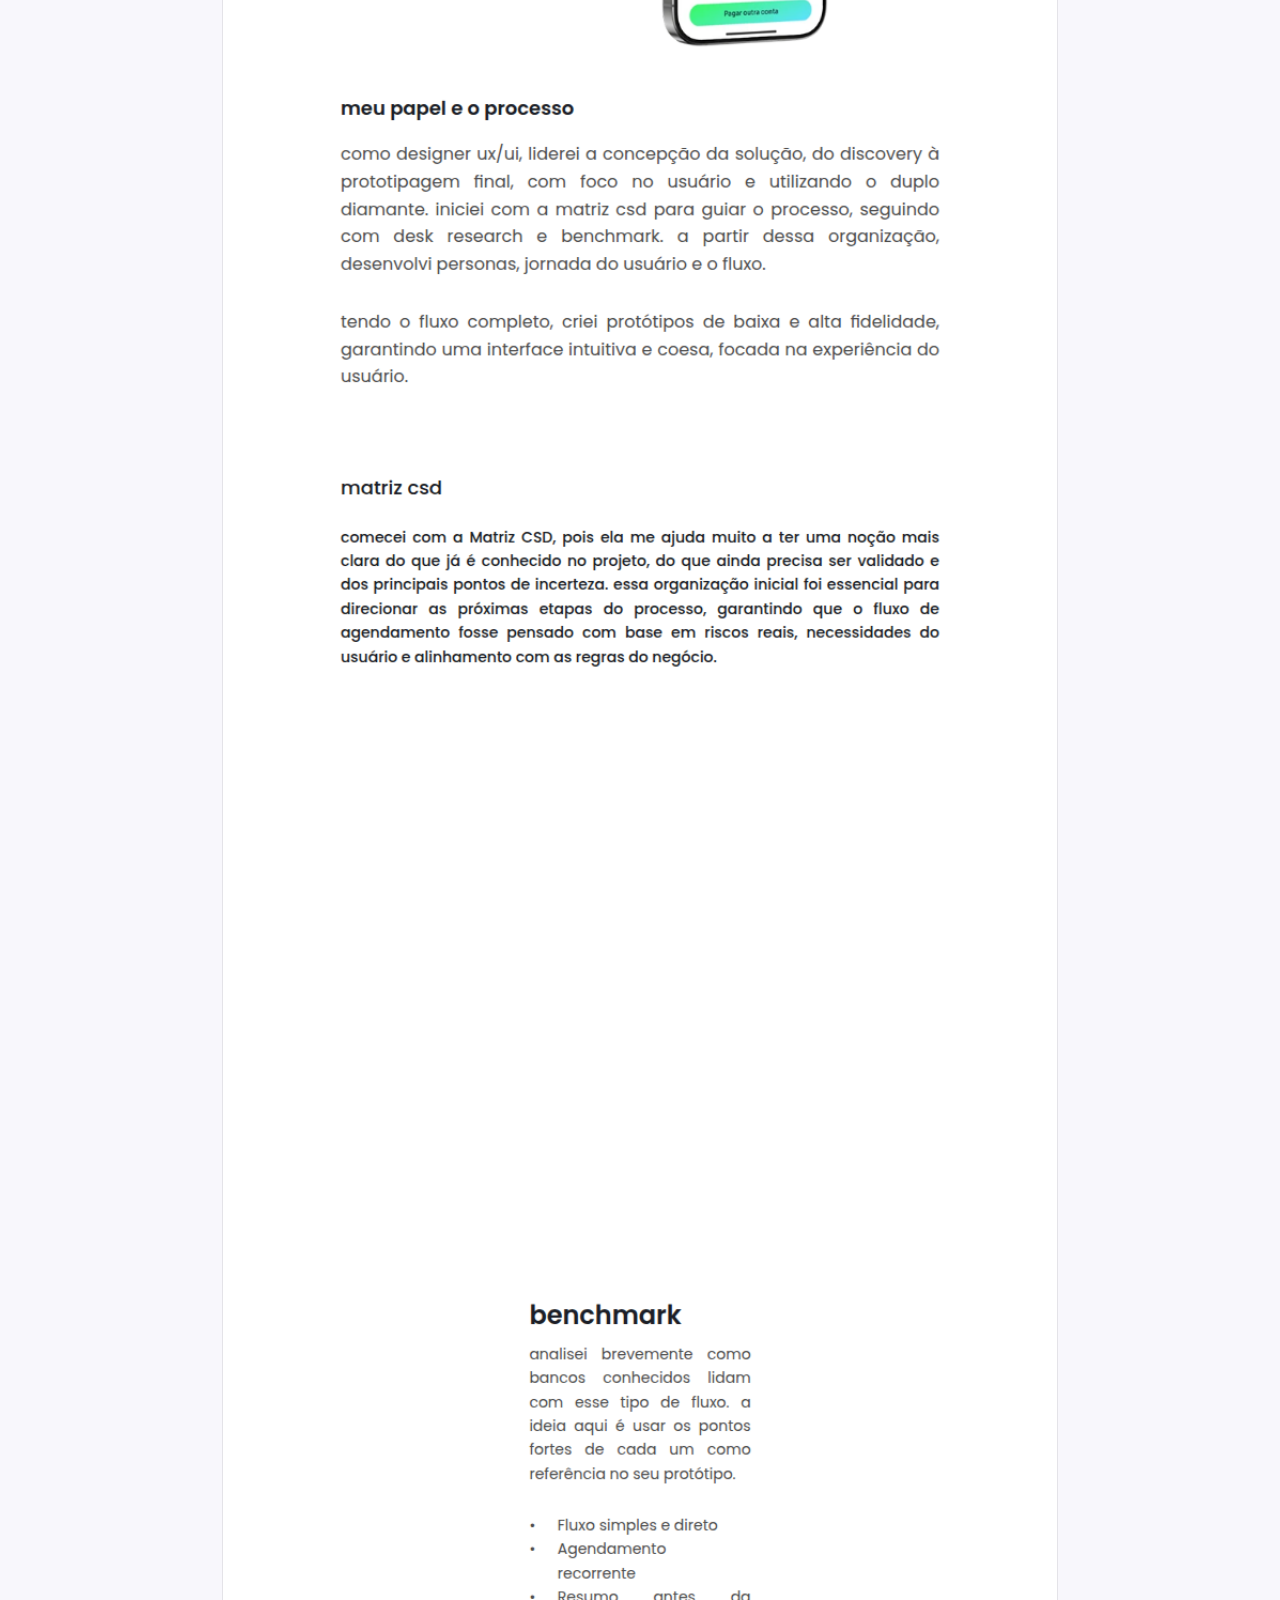
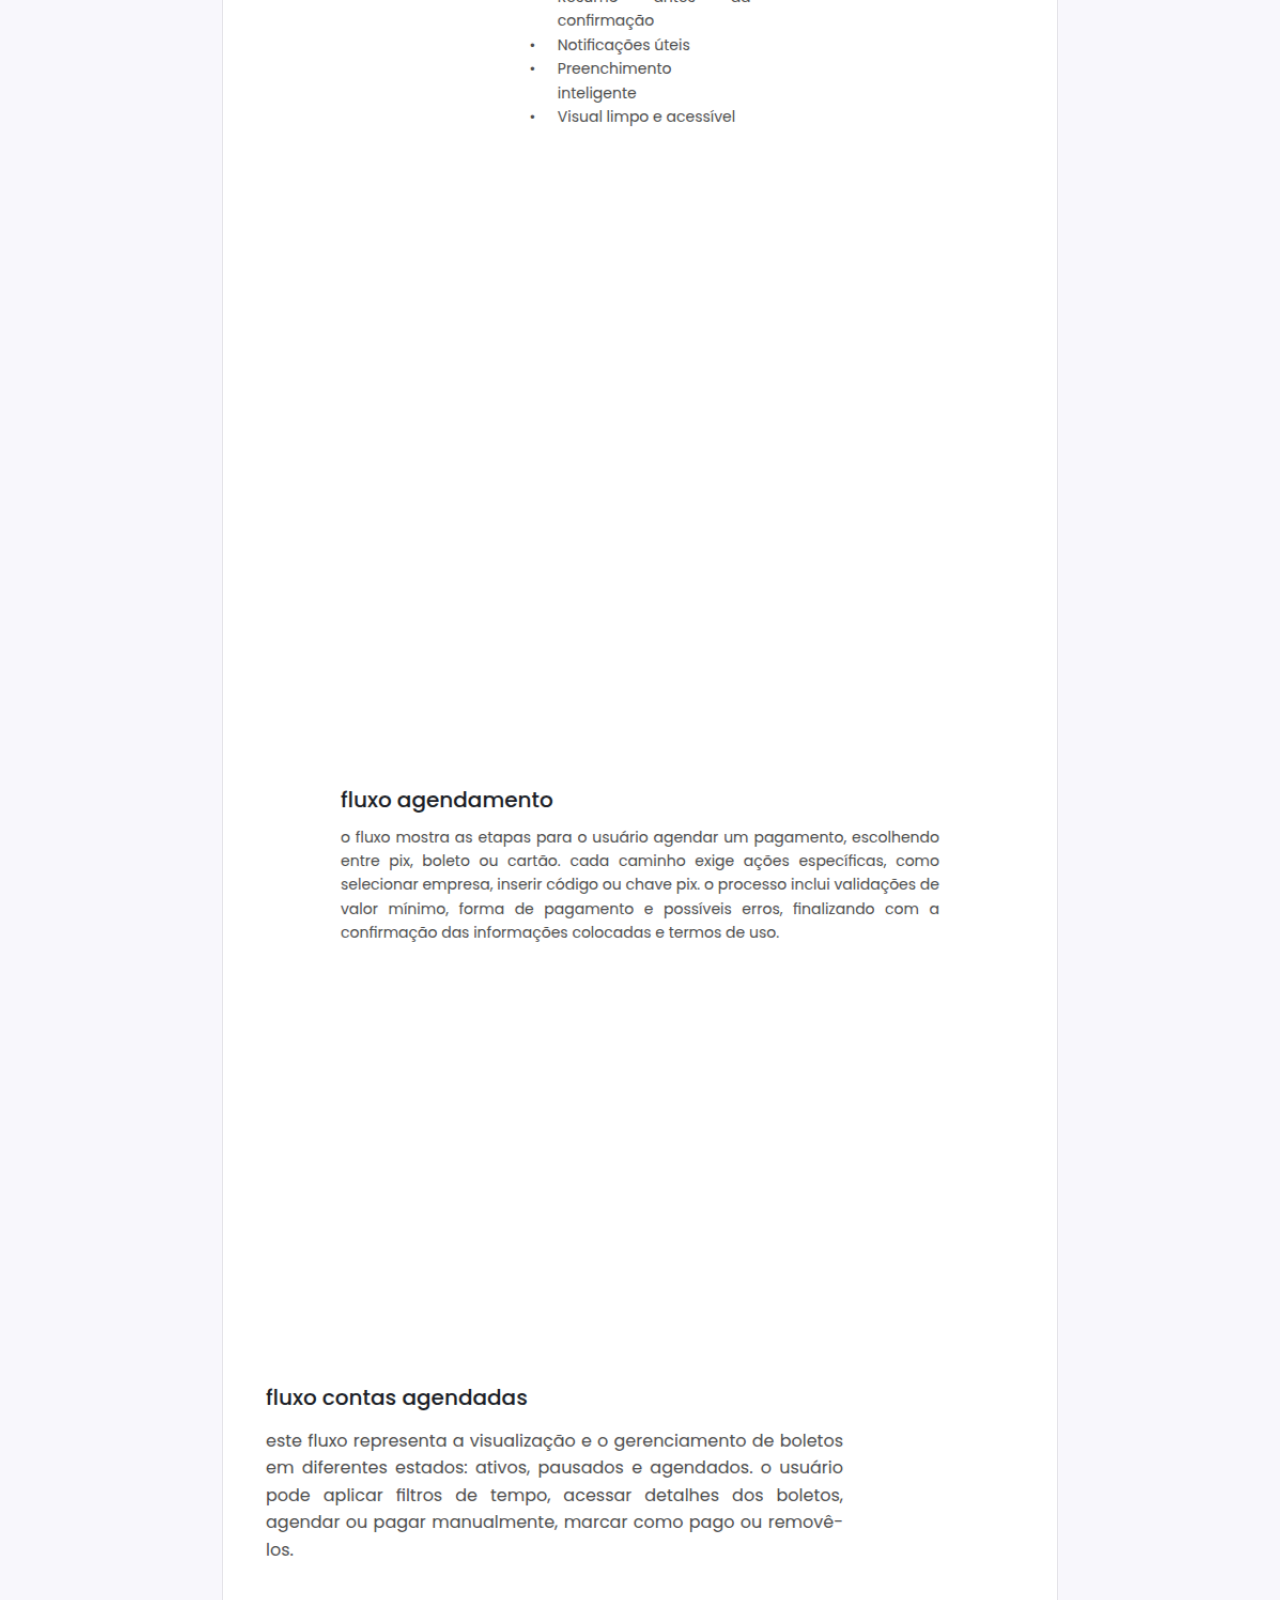
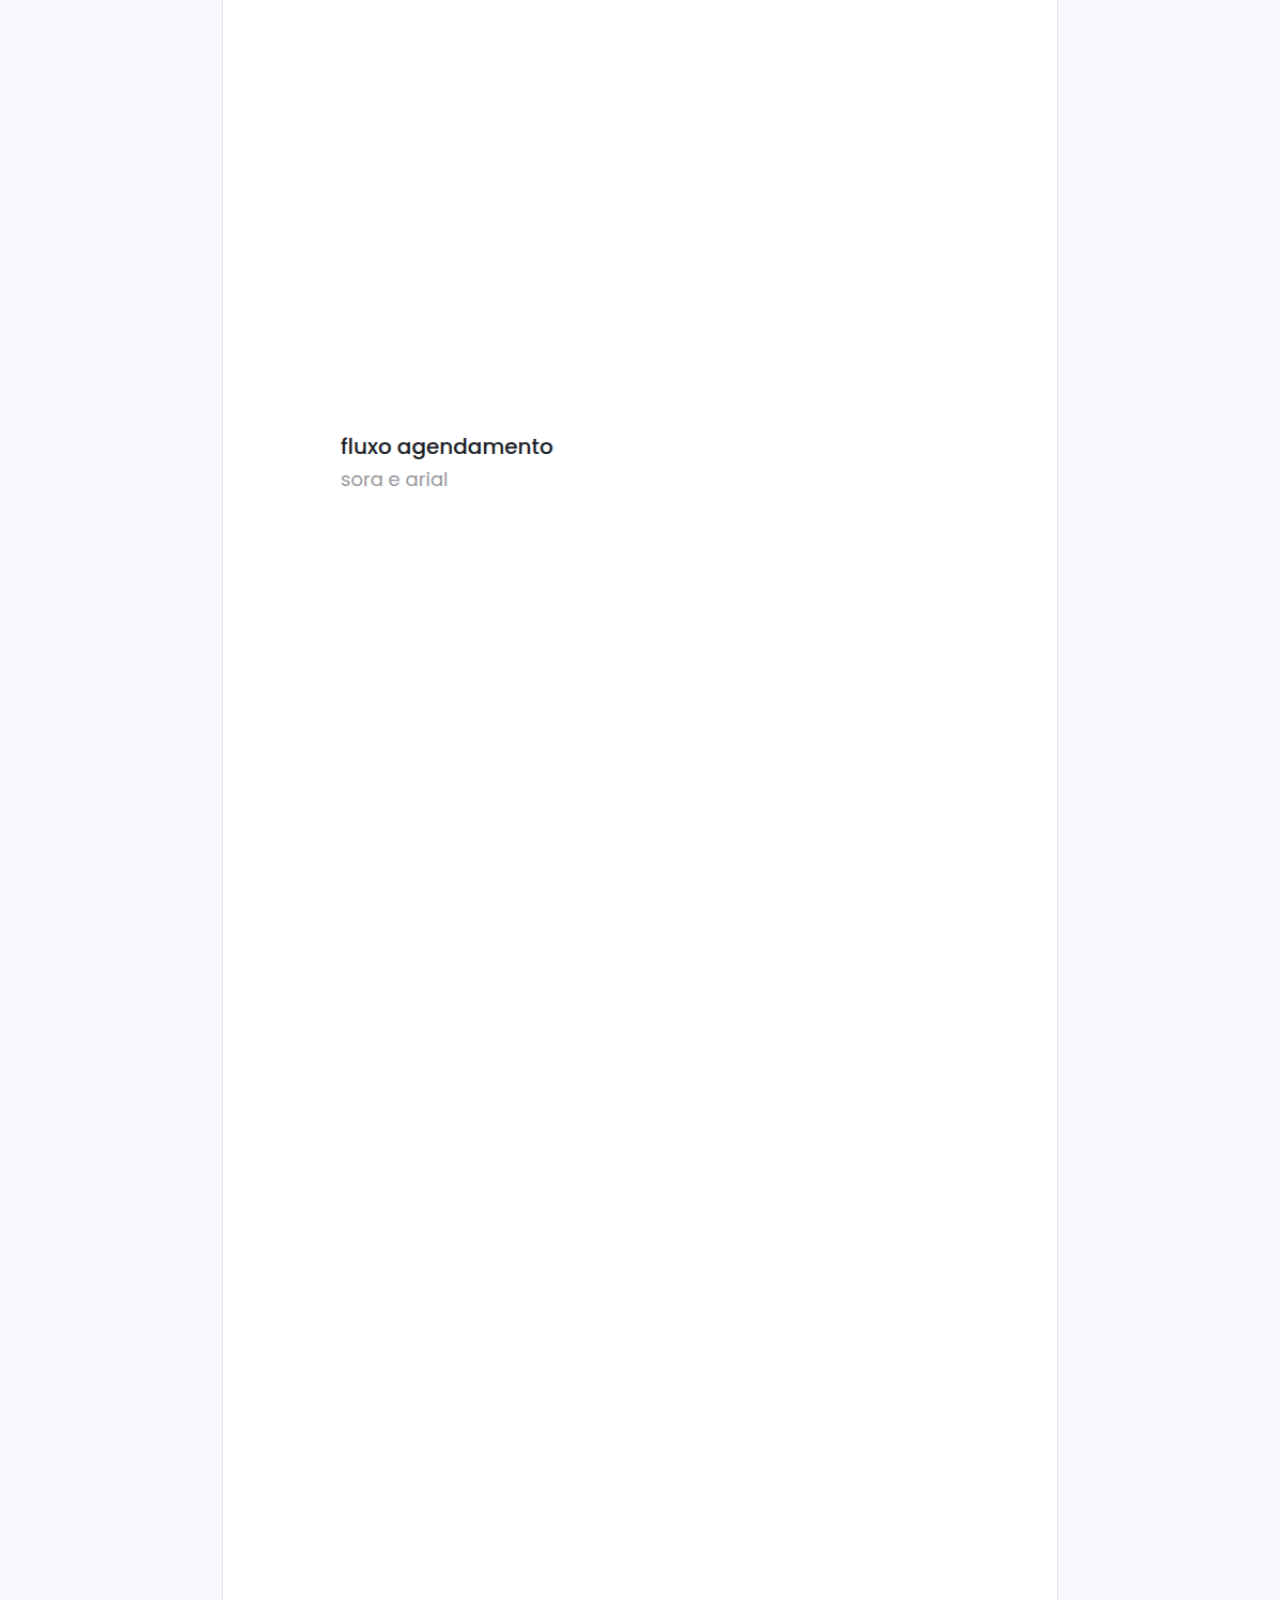
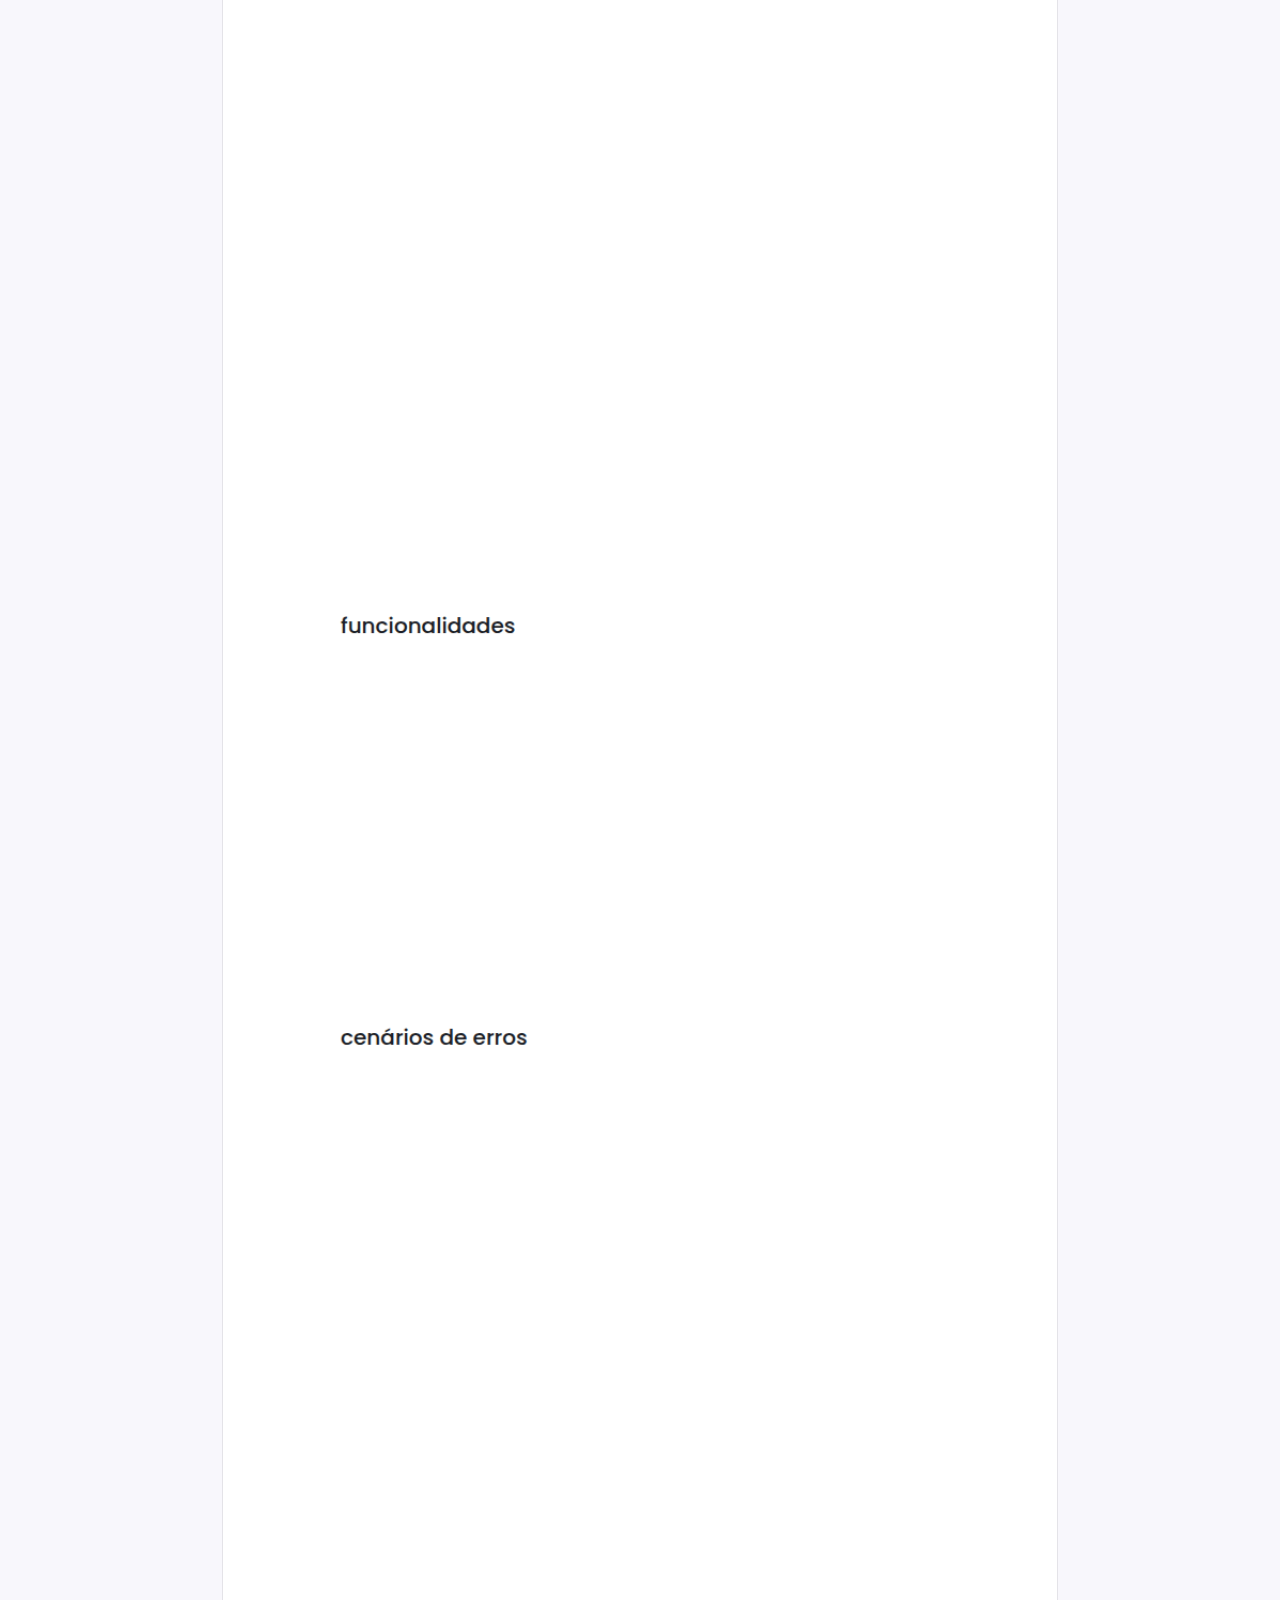
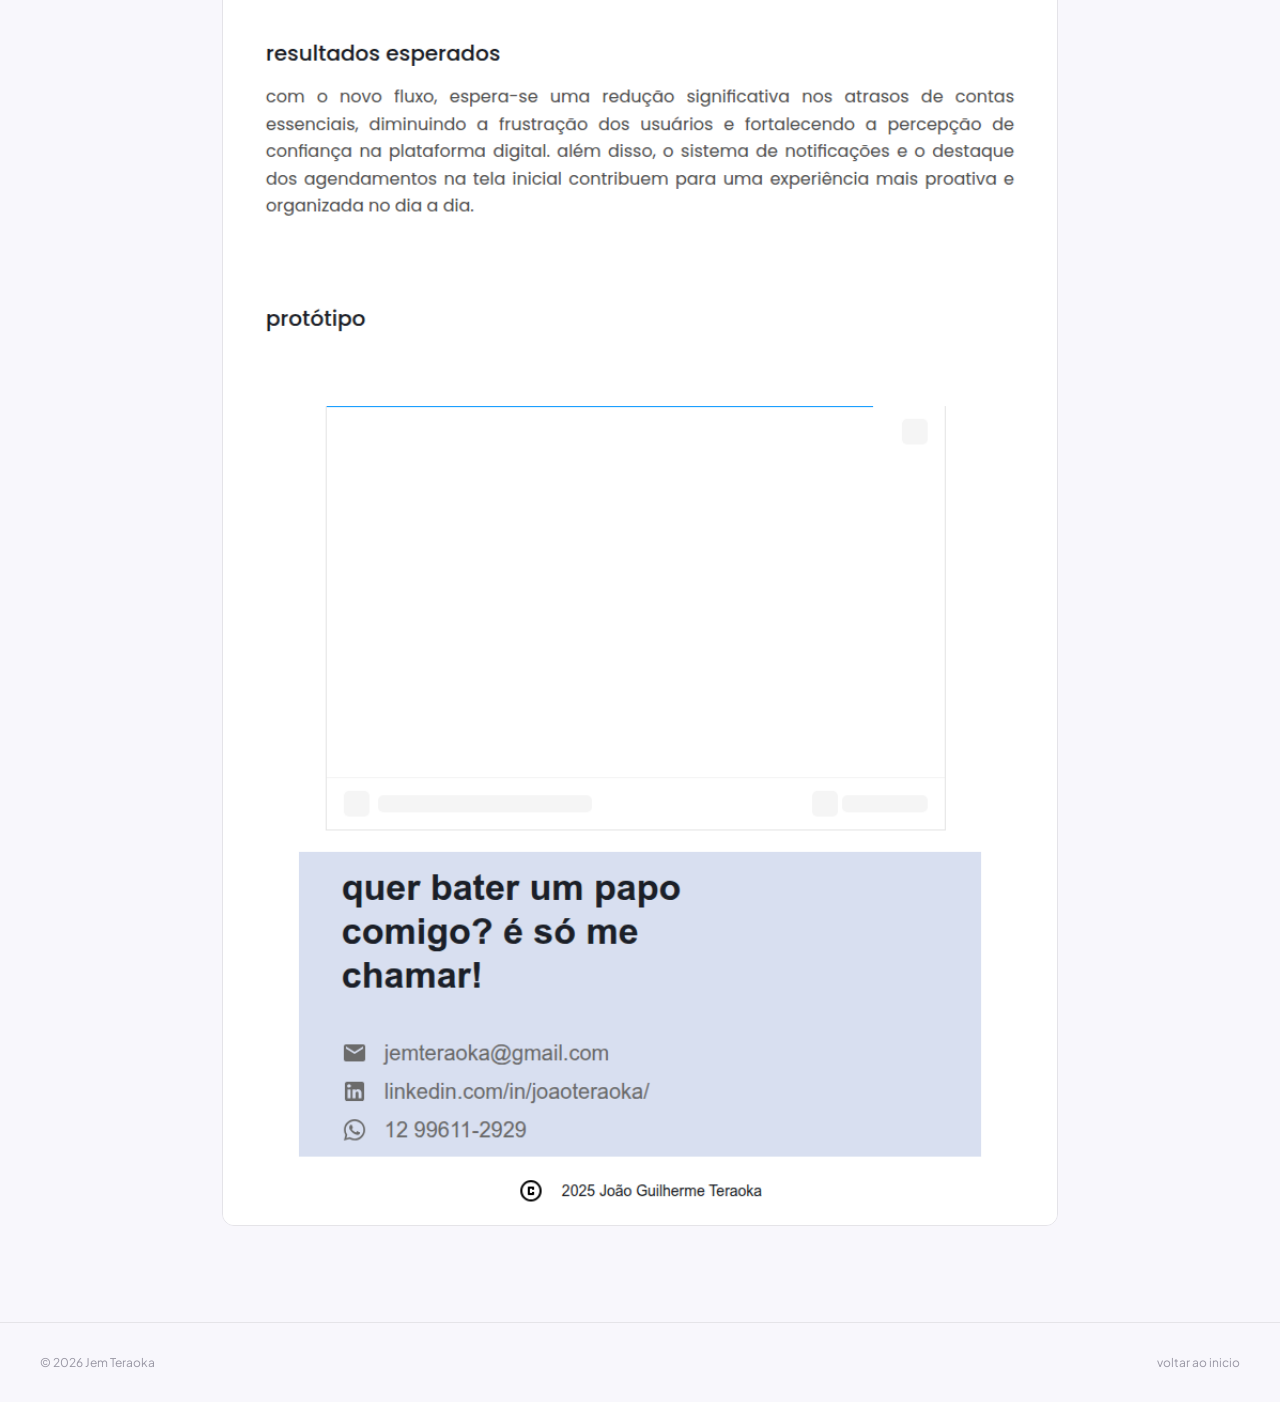
<file: cases/topaz.html>
<!DOCTYPE html>
<html lang="pt-BR">
<head>
    <meta charset="UTF-8">
    <meta name="viewport" content="width=device-width, initial-scale=1.0">
    <title>Topaz — Jem Teraoka</title>
    <link rel="icon" type="image/svg+xml" href="../favicon.svg">
    <link rel="icon" type="image/png" sizes="32x32" href="../favicon-32.png">
    <link rel="apple-touch-icon" href="../apple-touch-icon.png">
    <link rel="preconnect" href="https://fonts.googleapis.com">
    <link rel="preconnect" href="https://fonts.gstatic.com" crossorigin>
    <link href="https://fonts.googleapis.com/css2?family=Space+Grotesk:wght@400;500;600;700&family=Plus+Jakarta+Sans:wght@300;400;500;600&display=swap" rel="stylesheet">
    <link rel="stylesheet" href="../css/style.css">
    <style>
        .case-page { padding-top: 6rem; }
        .case-header { max-width: 1200px; margin: 0 auto; padding: 2rem 2rem 3rem; }
        .case-back { font-size: 0.8rem; color: var(--text-muted); transition: color 0.3s; display: inline-flex; align-items: center; gap: 0.5rem; margin-bottom: 2rem; cursor: none; }
        .case-back:hover { color: var(--text); }
        .case-page-title { font-family: 'Syne', sans-serif; font-size: clamp(2rem, 5vw, 4rem); font-weight: 800; letter-spacing: -0.03em; margin-bottom: 0.5rem; }
        .case-page-subtitle { font-size: 0.85rem; color: var(--text-secondary); letter-spacing: 0.05em; }
        .case-body { max-width: 900px; margin: 0 auto; padding: 0 2rem 6rem; }
        .case-body img { width: 100%; border-radius: 12px; border: 1px solid var(--border); }
    </style>
</head>
<body data-theme="light">
    <canvas class="glyph-canvas" id="glyphCanvas"></canvas>
    <div class="cursor-dot" id="cursorDot"></div>
    <div class="cursor-ring" id="cursorRing"><span class="cursor-text">view</span></div>

    <nav class="nav" id="nav">
        <a href="../" class="nav-logo magnetic">jem</a>
        <div class="nav-right">
            <a href="../#work" class="nav-link magnetic">trabalhos</a>
            <a href="../#about" class="nav-link magnetic">sobre</a>
            <a href="../#contact" class="nav-link magnetic">contato</a>
            <div class="nav-divider"></div>
            <button class="theme-toggle magnetic" id="themeToggle" aria-label="Toggle theme">
                <svg class="icon-sun" width="18" height="18" viewBox="0 0 24 24" fill="none" stroke="currentColor" stroke-width="2" stroke-linecap="round" stroke-linejoin="round"><circle cx="12" cy="12" r="5"/><line x1="12" y1="1" x2="12" y2="3"/><line x1="12" y1="21" x2="12" y2="23"/><line x1="4.22" y1="4.22" x2="5.64" y2="5.64"/><line x1="18.36" y1="18.36" x2="19.78" y2="19.78"/><line x1="1" y1="12" x2="3" y2="12"/><line x1="21" y1="12" x2="23" y2="12"/><line x1="4.22" y1="19.78" x2="5.64" y2="18.36"/><line x1="18.36" y1="5.64" x2="19.78" y2="4.22"/></svg>
                <svg class="icon-moon" width="18" height="18" viewBox="0 0 24 24" fill="none" stroke="currentColor" stroke-width="2" stroke-linecap="round" stroke-linejoin="round"><path d="M21 12.79A9 9 0 1 1 11.21 3 7 7 0 0 0 21 12.79z"/></svg>
            </button>
        </div>
    </nav>

    <div class="case-page">
        <div class="case-header">
            <a href="../#work" class="case-back magnetic">&larr; voltar</a>
            <h1 class="case-page-title">Topaz</h1>
            <p class="case-page-subtitle">Case — UX/UI Design</p>
        </div>
        <div class="case-body">
            <img src="../assets/case-topaz.png" alt="Topaz — Case Study" loading="lazy">
        </div>
    </div>

    <footer class="footer">
        <div class="container footer-inner">
            <span class="footer-copy">&copy; 2026 Jem Teraoka</span>
            <a href="../" class="footer-top magnetic">voltar ao inicio</a>
        </div>
    </footer>

    <script src="https://cdnjs.cloudflare.com/ajax/libs/gsap/3.12.5/gsap.min.js"></script>
    <script>
        // Theme
        const saved = 'light';
        document.body.setAttribute('data-theme', saved);
        document.getElementById('themeToggle')?.addEventListener('click', () => {
            const next = document.body.getAttribute('data-theme') === 'dark' ? 'light' : 'dark';
            document.body.setAttribute('data-theme', next);
            localStorage.setItem('jem-theme', next);
        });
        // Nav scroll
        window.addEventListener('scroll', () => {
            document.getElementById('nav').classList.toggle('scrolled', window.scrollY > 50);
        }, { passive: true });
        // Cursor
        const dot = document.getElementById('cursorDot');
        const ring = document.getElementById('cursorRing');
        const glow = document.getElementById('cursorGlow');
        if (!window.matchMedia('(pointer: coarse)').matches && dot && ring) {
            let mx=0,my=0,rx=0,ry=0,gx=0,gy=0;
            document.addEventListener('mousemove', e => { mx=e.clientX; my=e.clientY; dot.style.transform=`translate(${mx-4}px,${my-4}px)`; });
            (function loop() {
                rx+=(mx-rx)*0.12; ry+=(my-ry)*0.12;
                ring.style.transform=`translate(${rx-20}px,${ry-20}px)`;
                if(glow){ gx+=(mx-gx)*0.06; gy+=(my-gy)*0.06; glow.style.transform=`translate(${gx-200}px,${gy-200}px)`; }
                requestAnimationFrame(loop);
            })();
            document.querySelectorAll('a, button, .magnetic').forEach(el => {
                el.addEventListener('mouseenter', () => ring.classList.add('cursor-hover'));
                el.addEventListener('mouseleave', () => ring.classList.remove('cursor-hover'));
            });
        }
        // Animate in
        gsap.from('.case-page-title', { y: 40, opacity: 0, duration: 0.8, ease: 'power4.out', delay: 0.2 });
        gsap.from('.case-page-subtitle', { y: 20, opacity: 0, duration: 0.6, ease: 'power3.out', delay: 0.4 });
        gsap.from('.case-body img', { y: 40, opacity: 0, duration: 0.8, ease: 'power3.out', delay: 0.5 });
    </script>
</body>
</html>
</file>
<file: resume/style.css>
/* ═══════════════════════════════════════════════════════════
   Jem Teraoka — Resume
   Inspired by julioferracini.vercel.app
═══════════════════════════════════════════════════════════ */

:root {
    --bg-outer: #e8e8e8;
    --bg-outer-card: #f3f3f3;
    --bg-card: #ffffff;
    --text: #121212;
    --text-soft: #4a4a4a;
    --text-muted: #787878;
    --text-faded: #c4c4c4;
    --border: rgba(18, 18, 18, 0.08);
    --pill-bg: rgba(18, 18, 18, 0.05);
    --pill-bg-hover: rgba(18, 18, 18, 0.10);
    --logo-bg: #f1f1f1;
    --shadow-card: 0 1px 2px rgba(0, 0, 0, 0.04);
    --ease: cubic-bezier(0.4, 0, 0.2, 1);
}

html[data-theme="dark"] {
    --bg-outer: #0a0a0a;
    --bg-outer-card: #1a1a1a;
    --bg-card: #272727;
    --text: #f1f1ef;
    --text-soft: #dcdcda;
    --text-muted: #8a8a8a;
    --text-faded: #3a3a3a;
    --border: rgba(241, 241, 239, 0.08);
    --pill-bg: rgba(241, 241, 239, 0.10);
    --pill-bg-hover: rgba(241, 241, 239, 0.20);
    --logo-bg: #1a1a1a;
    --shadow-card: 0 1px 2px rgba(0, 0, 0, 0.40);
}

* { box-sizing: border-box; margin: 0; padding: 0; }

html, body {
    background: var(--bg-outer);
    color: var(--text);
    font-family: 'Inter', -apple-system, BlinkMacSystemFont, sans-serif;
    font-size: 16px;
    line-height: 1.5;
    -webkit-font-smoothing: antialiased;
    -moz-osx-font-smoothing: grayscale;
    transition: background-color 0.5s var(--ease), color 0.5s var(--ease);
}

img { max-width: 100%; display: block; }

/* ─── Split-flap (letreiro de aeroporto) ─── */
.flip-text {
    display: inline-block;
    vertical-align: baseline;
    line-height: 1.25;
    white-space: nowrap;
}
.flip-char {
    display: inline-block;
    overflow: hidden;
    position: relative;
    height: 1.25em;
    line-height: 1.25em;
    vertical-align: middle;
}
.flip-char > span {
    display: block;
    transition: transform 0.35s cubic-bezier(0.76, 0, 0.24, 1);
}
.flip-char > span:nth-child(2) { position: absolute; left: 0; top: 100%; }
a:hover .flip-text .flip-char > span,
button:hover .flip-text .flip-char > span,
.flip-text:hover .flip-char > span { transform: translateY(-100%); }
.flip-space { display: inline-block; width: 0.28em; }

/* ─── App shell ─── */
.app {
    min-height: 100vh;
    padding: 5rem 1.5rem 3rem;
    display: flex;
    flex-direction: column;
    align-items: stretch;
    max-width: 1060px;
    margin: 0 auto;
    transition: background-color 0.5s var(--ease);
}

/* ─── Top bar (fixed) ─── */
.topbar {
    position: fixed;
    top: 0;
    left: 0;
    right: 0;
    z-index: 100;
    padding: 0.85rem 1.5rem;
    background: rgba(232, 232, 232, 0.75);
    backdrop-filter: blur(14px) saturate(1.4);
    -webkit-backdrop-filter: blur(14px) saturate(1.4);
    transition: background-color 0.5s var(--ease);
}

html[data-theme="dark"] .topbar {
    background: rgba(10, 10, 10, 0.75);
}

.topbar-inner {
    max-width: 1060px;
    margin: 0 auto;
    padding: 0 1.5rem;
    display: flex;
    justify-content: space-between;
    align-items: center;
    gap: 0.5rem;
    flex-wrap: wrap;
}

.pill-group {
    display: flex;
    gap: 8px;
}

.pill {
    display: inline-flex;
    align-items: center;
    gap: 0.5rem;
    padding: 0.55rem 0.95rem;
    border-radius: 9999px;
    background: var(--pill-bg);
    color: var(--text);
    font-size: 0.9375rem;
    font-weight: 500;
    text-decoration: none;
    border: none;
    cursor: pointer;
    transition: background-color 0.25s var(--ease), color 0.25s var(--ease);
    font-family: inherit;
    backdrop-filter: blur(8px);
}

.pill:hover { background: var(--pill-bg-hover); }

.theme-toggle .icon-sun { display: none; }
html[data-theme="dark"] .theme-toggle .icon-moon { display: none; }
html[data-theme="dark"] .theme-toggle .icon-sun { display: inline-block; }

/* ─── Outer card (wraps everything) ─── */
.outer-card {
    background: var(--bg-outer-card);
    border-radius: 24px;
    padding: 32px;
    box-shadow: none;
    border: none;
    transition: background-color 0.5s var(--ease);
}

/* ─── Stack of inner cards ─── */
.stack {
    display: flex;
    flex-direction: column;
    gap: 1rem;
}

/* ─── Inner card (summary / experience / etc.) ─── */
.card {
    background: var(--bg-card);
    border-radius: 18px;
    padding: 2rem 2.25rem;
    transition: background-color 0.5s var(--ease);
    position: relative;
}

.hero-card {
    padding: 2.25rem 2.25rem 1.75rem;
}

/* ─── Hero ─── */
.hero {
    display: grid;
    grid-template-columns: 1fr auto;
    gap: 2rem 3rem;
    align-items: start;
}

.hero-identity .name-line {
    font-size: 2.75rem;
    font-weight: 500;
    line-height: 1.2;
    letter-spacing: -0.03em;
    color: var(--text);
    margin-bottom: 0.4rem;
}

.hero-identity .role {
    font-size: 1.375rem;
    font-weight: 500;
    color: var(--text-muted);
    letter-spacing: -0.01em;
}

.hero-contacts {
    text-align: right;
    padding-top: 0.4rem;
    display: flex;
    flex-direction: column;
    gap: 0.5rem;
}

.hero-contacts p {
    display: inline-flex;
    justify-content: flex-end;
    align-items: center;
    gap: 0.5rem;
    font-size: 1rem;
    color: var(--text);
}

.hero-contacts a {
    color: var(--text);
    text-decoration: underline;
    text-decoration-color: var(--text-faded);
    text-underline-offset: 3px;
    transition: text-decoration-color 0.2s var(--ease);
}

.hero-contacts a:hover { text-decoration-color: var(--text); }

.hero-contacts svg {
    color: var(--text-muted);
    flex-shrink: 0;
}

/* ─── Rows inside cards (summary, experience, etc.) ─── */
.row {
    display: grid;
    grid-template-columns: 140px 1fr;
    gap: 0.75rem 1.25rem;
    align-items: start;
}

.row-label {
    font-size: 1.0625rem;
    font-weight: 700;
    text-transform: uppercase;
    letter-spacing: 0;
    color: var(--text);
}

.row-content p {
    font-size: 0.9375rem;
    line-height: 1.6;
    color: var(--text-soft);
}

/* ─── Job/Education block (no logos) ─── */
.job {
    display: block;
    margin-bottom: 1.75rem;
}

.job:last-child { margin-bottom: 0; }

.job-logo { display: none; }

.job-body { min-width: 0; }

.job-head {
    display: flex;
    flex-direction: column;
    gap: 0.125rem;
    margin-bottom: 0.625rem;
}

.job-company {
    font-size: 1.1875rem !important;
    font-weight: 500;
    color: var(--text) !important;
    line-height: 1.3 !important;
}

.job-role {
    font-size: 1rem !important;
    color: var(--text-muted) !important;
    line-height: 1.4 !important;
}

.job-dates {
    font-size: 1rem !important;
    color: var(--text-muted) !important;
    line-height: 1.4 !important;
}

.job-desc {
    font-size: 0.9375rem !important;
    line-height: 1.6 !important;
    color: var(--text-soft) !important;
}

/* ─── Skills ─── */
.skills-grid {
    display: grid !important;
    grid-template-columns: repeat(3, 1fr);
    gap: 2rem;
}

.skill-col p {
    font-size: 0.9375rem;
    line-height: 1.85;
    color: var(--text-muted);
}

.skill-col .skill-head {
    font-weight: 700;
    margin-bottom: 0.5rem;
    color: var(--text);
    font-size: 1rem;
}

/* ─── Actions ─── */
.actions {
    display: flex;
    gap: 0.5rem;
    justify-content: flex-end;
    margin-top: 1.5rem;
    padding-top: 1.5rem;
    border-top: 1px solid var(--border);
}

.action-btn {
    display: inline-flex;
    align-items: center;
    gap: 0.5rem;
    padding: 0.7rem 1.1rem;
    border-radius: 9999px;
    background: var(--pill-bg);
    color: var(--text);
    font-size: 0.9375rem;
    font-weight: 500;
    text-decoration: none;
    border: none;
    cursor: pointer;
    font-family: inherit;
    transition: background-color 0.25s var(--ease);
}

.action-btn:hover { background: var(--pill-bg-hover); }

/* ─── Responsive ─── */
@media (max-width: 900px) {
    .row {
        grid-template-columns: 1fr;
        gap: 0.75rem;
    }
    .row-label { margin-bottom: 0.25rem; }
}

@media (max-width: 720px) {
    .app { padding: 1rem 1rem 2rem; }

    .card { padding: 2rem 1.5rem 1.75rem; border-radius: 20px; }

    .hero {
        grid-template-columns: 1fr;
        gap: 1rem;
    }

    .hero-identity .name-line { font-size: 2rem; line-height: 1.2; }
    .hero-identity .role { font-size: 1.125rem; }

    .hero-contacts {
        text-align: left;
        padding-top: 0.75rem;
    }

    .hero-contacts p {
        justify-content: flex-start;
    }

    .divider { margin: 1.75rem 0 1.5rem; }

    .skills-grid { grid-template-columns: 1fr; gap: 1.25rem; }

    .actions { flex-direction: column; align-items: stretch; }
    .action-btn { justify-content: center; }
}

/* ─── Print ─── */
@media print {
    html, body { background: #fff; }
    .topbar, .actions { display: none; }
    .card { box-shadow: none; padding: 1rem; border-radius: 0; }
    .app { padding: 0; max-width: none; }
    .job-logo img { filter: grayscale(1); }
}

/* ─── Subtle entrance ─── */
@keyframes fadeUp {
    from { opacity: 0; transform: translateY(8px); }
    to { opacity: 1; transform: translateY(0); }
}

.card, .topbar {
    animation: fadeUp 0.6s var(--ease) both;
}

.topbar { animation-delay: 0.05s; }
.card { animation-delay: 0.12s; }
</file>
<file: css/style.css>
/* ===========================================
   JEM TERAOKA — PORTFOLIO
   Premium Motion-Driven Design System
   =========================================== */

/* ─── Reset ─── */
*, *::before, *::after { margin: 0; padding: 0; box-sizing: border-box; }
html { scroll-behavior: smooth; -webkit-font-smoothing: antialiased; -moz-osx-font-smoothing: grayscale; }
body { overflow-x: hidden; }
a { text-decoration: none; color: inherit; }
ul { list-style: none; }
button { border: none; background: none; cursor: pointer; color: inherit; font: inherit; }
img { display: block; max-width: 100%; }

/* ─── Design Tokens ─── */
:root {
    --font-display: 'Space Grotesk', sans-serif;
    --font-body: 'Plus Jakarta Sans', sans-serif;

    --ease-out-expo: cubic-bezier(0.16, 1, 0.3, 1);
    --ease-out-quart: cubic-bezier(0.25, 1, 0.5, 1);
    --ease-spring: cubic-bezier(0.34, 1.56, 0.64, 1);

    --radius: 16px;
    --radius-lg: 24px;
    --radius-xl: 32px;
}

/* ─── Dark Theme ─── */
[data-theme="dark"] {
    --bg: #0a0a0f;
    --bg-alt: #101017;
    --surface: #15151e;
    --surface-hover: #1c1c28;
    --text: #f0eff4;
    --text-secondary: #9896a3;
    --text-muted: #5c5a66;
    --accent: #7c6cf6;
    --accent-hover: #9488ff;
    --accent-soft: rgba(124, 108, 246, 0.08);
    --border: rgba(255, 255, 255, 0.06);
    --border-hover: rgba(255, 255, 255, 0.12);
    --shadow-card: 0 24px 64px rgba(0, 0, 0, 0.4);
    --cursor-border: rgba(180, 160, 255, 0.3);
    --cursor-bg: rgba(120, 90, 255, 0.05);
    --img-bg: transparent;
}

/* ─── Light Theme ─── */
[data-theme="light"] {
    --bg: #f8f7fc;
    --bg-alt: #f0eff6;
    --surface: #ffffff;
    --surface-hover: #f4f3fa;
    --text: #1a1824;
    --text-secondary: #5c5a66;
    --text-muted: #9896a3;
    --accent: #5046e5;
    --accent-hover: #6358f0;
    --accent-soft: rgba(80, 70, 229, 0.06);
    --border: rgba(0, 0, 0, 0.08);
    --border-hover: rgba(0, 0, 0, 0.15);
    --shadow-card: 0 24px 64px rgba(0, 0, 0, 0.1);
    --cursor-border: rgba(80, 60, 180, 0.3);
    --cursor-bg: rgba(80, 60, 180, 0.05);
    --img-bg: #eeedf5;
}

/* ─── Base ─── */
body {
    font-family: var(--font-body);
    background: var(--bg);
    color: var(--text);
    cursor: none;
    transition: background 0.5s, color 0.4s;
}

::selection {
    background: var(--accent);
    color: #fff;
}

.section {
    padding: 8rem 2rem;
    position: relative;
}

.section-heading {
    font-family: var(--font-display);
    font-size: clamp(0.7rem, 1vw, 0.8rem);
    font-weight: 500;
    text-transform: uppercase;
    letter-spacing: 0.2em;
    color: var(--text-muted);
    margin-bottom: 3rem;
    max-width: 1200px;
    margin-left: auto;
    margin-right: auto;
}

/* ─── Glyph Canvas ─── */
.glyph-canvas {
    position: fixed;
    inset: 0;
    width: 100%;
    height: 100%;
    z-index: 1;
    pointer-events: none;
}

/* ─── Custom Cursor ─── */
.cursor-dot {
    position: fixed;
    top: 0;
    left: 0;
    width: 8px;
    height: 8px;
    background: var(--text);
    border-radius: 50%;
    pointer-events: none;
    z-index: 9999;
    will-change: transform;
    opacity: 0;
    transition: opacity 0.3s;
}

.cursor-ring {
    position: fixed;
    top: 0;
    left: 0;
    width: 36px;
    height: 36px;
    border: 1.5px solid var(--cursor-border);
    border-radius: 50%;
    pointer-events: none;
    z-index: 9998;
    will-change: transform;
    opacity: 0;
    transition: width 0.4s var(--ease-out-expo),
                height 0.4s var(--ease-out-expo),
                background 0.3s,
                border-color 0.3s,
                opacity 0.3s;
    display: flex;
    align-items: center;
    justify-content: center;
}

.cursor-ring.cursor-hover {
    width: 48px;
    height: 48px;
    background: var(--cursor-bg);
    border-color: var(--cursor-border);
}

.cursor-ring.cursor-case {
    width: 80px;
    height: 80px;
    background: var(--accent-soft);
    border-color: var(--accent);
}

.cursor-text {
    font-family: var(--font-display);
    font-size: 0.6rem;
    font-weight: 600;
    letter-spacing: 0.12em;
    text-transform: uppercase;
    color: var(--accent);
    opacity: 0;
    transition: opacity 0.3s;
}

.cursor-ring.cursor-case .cursor-text {
    opacity: 1;
}

/* ─── Navigation ─── */
.nav {
    position: fixed;
    top: 0;
    left: 0;
    right: 0;
    z-index: 100;
    display: grid;
    grid-template-columns: 1fr auto 1fr;
    align-items: center;
    padding: 1rem 2.5rem;
    background: transparent;
    border-bottom: 1px solid transparent;
    transition: padding 0.4s, background 0.4s, border-color 0.4s, backdrop-filter 0.4s;
}

.nav.scrolled {
    padding: 0.7rem 2.5rem;
    background: color-mix(in srgb, var(--bg) 85%, transparent);
    backdrop-filter: blur(20px) saturate(140%);
    -webkit-backdrop-filter: blur(20px) saturate(140%);
    border-bottom-color: color-mix(in srgb, var(--border) 60%, transparent);
}

.nav-logo { justify-self: start; }
.nav-links { justify-self: center; }
.nav-actions, .nav-right { justify-self: end; }

.nav-logo {
    font-family: var(--font-display);
    font-size: 1.3rem;
    font-weight: 700;
    letter-spacing: -0.02em;
    cursor: none;
    will-change: transform;
}

.nav-links {
    display: flex;
    gap: 2.5rem;
}

.nav-link {
    font-size: 1rem;
    font-weight: 500;
    color: var(--text-secondary);
    letter-spacing: 0.04em;
    transition: color 0.3s;
    cursor: none;
    will-change: transform;
}

.nav-link:hover { color: var(--text); }

.nav-actions {
    display: flex;
    align-items: center;
    gap: 1rem;
}

.lang-toggle, .theme-toggle {
    font-family: var(--font-display);
    font-size: 0.75rem;
    font-weight: 600;
    letter-spacing: 0.08em;
    color: var(--text-secondary);
    transition: color 0.3s, border-color 0.3s, background 0.3s;
    cursor: none;
    will-change: transform;
}

.lang-toggle {
    padding: 0.35rem 0.7rem;
    border: 1px solid var(--border-hover);
    border-radius: 6px;
}

.lang-toggle:hover {
    border-color: var(--accent);
    color: var(--accent);
    background: var(--accent-soft);
}

.theme-toggle:hover { color: var(--text); }

.theme-toggle {
    display: flex;
    align-items: center;
}

[data-theme="dark"] .icon-sun { display: block; }
[data-theme="dark"] .icon-moon { display: none; }
[data-theme="light"] .icon-sun { display: none; }
[data-theme="light"] .icon-moon { display: block; }

.menu-toggle {
    display: none;
    flex-direction: column;
    gap: 6px;
    padding: 4px;
    cursor: none;
    will-change: transform;
}

.menu-toggle span {
    display: block;
    width: 24px;
    height: 1.5px;
    background: var(--text);
    transition: transform 0.4s var(--ease-out-expo), opacity 0.3s;
}

.menu-toggle.active span:first-child { transform: translateY(3.75px) rotate(45deg); }
.menu-toggle.active span:last-child { transform: translateY(-3.75px) rotate(-45deg); }

/* ─── Mobile Menu ─── */
.mobile-menu {
    position: fixed;
    inset: 0;
    z-index: 99;
    background: var(--bg);
    display: flex;
    flex-direction: column;
    align-items: center;
    justify-content: center;
    gap: 2rem;
    opacity: 0;
    pointer-events: none;
    transition: opacity 0.5s var(--ease-out-expo);
}

.mobile-menu.active {
    opacity: 1;
    pointer-events: all;
}

.mobile-link {
    font-family: var(--font-display);
    font-size: 2rem;
    font-weight: 700;
    color: var(--text);
    transition: color 0.3s;
}

.mobile-link:hover { color: var(--accent); }

.mobile-controls {
    display: flex;
    gap: 1.5rem;
    margin-top: 2rem;
}

/* ═══════════ HERO ═══════════ */
.hero {
    position: relative;
    min-height: 100vh;
    display: flex;
    align-items: center;
    justify-content: center;
    padding: 6rem 2rem 4rem;
    overflow: hidden;
}

.three-bg {
    position: absolute;
    inset: 0;
    z-index: 0;
    opacity: 0;
}

.hero-content {
    position: relative;
    z-index: 2;
    text-align: center;
    max-width: 900px;
}

.hero-eyebrow {
    font-family: var(--font-display);
    font-size: clamp(0.75rem, 1vw, 0.85rem);
    font-weight: 600;
    text-transform: uppercase;
    letter-spacing: 0.25em;
    color: var(--text);
    margin-top: 1.25rem;
    margin-bottom: 0;
}

.hero-name {
    margin-bottom: 0;
}

.line-mask {
    overflow: hidden;
    line-height: 0.92;
    padding: 0 0.3em;
}

.hero-line {
    font-family: var(--font-display);
    font-size: clamp(5rem, 14vw, 12rem);
    font-weight: 700;
    letter-spacing: -0.015em;
    line-height: 0.92;
}

.hero-line.flip-text {
    line-height: 0.92;
    align-items: flex-end;
}

.hero-line .flip-char {
    padding-right: 0.01em;
}

.hero-line .flip-char > span:nth-child(2) {
    top: 0.92em;
}

/* Split-flap invert: back-face flips style (fill <-> outline) */
.hero-line:not(.outline) .flip-char > span:nth-child(2) {
    color: transparent;
    -webkit-text-stroke: 2px var(--text);
}
.hero-line.outline .flip-char > span:nth-child(2) {
    color: var(--text);
    -webkit-text-stroke: 0;
}

.hero-line.outline {
    -webkit-text-stroke: 2px var(--text);
    color: transparent;
}

[data-theme="light"] .hero-line.outline {
    -webkit-text-stroke: 2px var(--text);
}


.hero-scroll {
    position: absolute;
    bottom: 2.5rem;
    left: 50%;
    transform: translateX(-50%);
    z-index: 2;
}

.scroll-line {
    width: 1px;
    height: 48px;
    background: var(--border);
    position: relative;
    overflow: hidden;
}

.scroll-line::after {
    content: '';
    position: absolute;
    top: -100%;
    left: 0;
    width: 100%;
    height: 50%;
    background: var(--accent);
    animation: scrollPulse 2.5s ease-in-out infinite;
}

@keyframes scrollPulse {
    0% { transform: translateY(0); }
    50% { transform: translateY(400%); }
    100% { transform: translateY(400%); }
}

/* ═══════════ ABOUT (Mac Window) ═══════════ */
#about {
    position: relative;
    z-index: 2;
    background: color-mix(in srgb, var(--bg) 96%, transparent);
    backdrop-filter: blur(60px);
    -webkit-backdrop-filter: blur(60px);
}

.about-wrapper {
    max-width: 1200px;
    margin: 0 auto;
}

.about-card.mac-window {
    background: rgba(255, 255, 255, 0.04);
    backdrop-filter: blur(16px);
    -webkit-backdrop-filter: blur(16px);
    border: 1px solid rgba(255, 255, 255, 0.07);
    border-radius: 16px;
    padding: 0;
    will-change: transform;
    transition: background 0.5s, border-color 0.4s;
    overflow: hidden;
}

[data-theme="light"] .about-card.mac-window {
    background: rgba(255, 255, 255, 0.5);
    border-color: rgba(0, 0, 0, 0.06);
}

/* Mac Titlebar */
.mac-titlebar {
    display: flex;
    align-items: center;
    padding: 0.75rem 1.25rem;
    background: rgba(255, 255, 255, 0.02);
    border-bottom: 1px solid rgba(255, 255, 255, 0.05);
}

[data-theme="light"] .mac-titlebar {
    background: rgba(0, 0, 0, 0.02);
    border-bottom-color: rgba(0, 0, 0, 0.05);
}

.mac-dots {
    display: flex;
    gap: 7px;
    min-width: 60px;
}

.mac-dots span {
    width: 12px;
    height: 12px;
    border-radius: 50%;
    transition: filter 0.3s;
}

.dot-close { background: #ff5f57; }
.dot-minimize { background: #febc2e; }
.dot-maximize { background: #28c840; }

.mac-window:hover .mac-dots span { filter: brightness(1.15); }

.mac-filename {
    flex: 1;
    text-align: center;
    font-family: var(--font-display);
    font-size: 0.75rem;
    font-weight: 500;
    color: var(--text-muted);
    letter-spacing: 0.02em;
}

.mac-dots-spacer {
    min-width: 60px;
}

/* Mac Body */
.mac-body {
    padding: clamp(2rem, 4vw, 3.5rem);
}

.about-intro {
    font-size: 0.9rem;
    color: var(--text-muted);
    font-weight: 300;
    line-height: 1.6;
    margin-bottom: 2.5rem;
    max-width: 600px;
}

.timeline-desc {
    font-size: 0.8rem;
    color: var(--text-muted);
    line-height: 1.6;
    font-weight: 300;
    margin-top: 0.3rem;
}

/* CV Layout */
.cv-section {
    margin-bottom: 2.5rem;
}

.cv-section:last-child { margin-bottom: 0; }

.cv-label {
    font-family: var(--font-display);
    font-size: 0.78rem;
    line-height: 1.2;
    font-weight: 600;
    text-transform: uppercase;
    letter-spacing: 0.15em;
    color: var(--accent);
    margin: 0 0 1rem 0;
}

/* CV Row (base) */
.cv-row {
    display: flex;
    align-items: center;
    padding: 1rem 0;
    border-bottom: 1px solid var(--border);
    gap: 1rem;
}

.cv-row:last-child { border-bottom: none; }

.cv-company {
    font-family: var(--font-display);
    font-size: 0.95rem;
    font-weight: 600;
    color: var(--text);
    min-width: 120px;
    display: flex;
    align-items: center;
    gap: 0.75rem;
}

.cv-company img {
    width: 24px;
    height: 24px;
    border-radius: 6px;
    object-fit: contain;
    background: var(--surface-hover);
    flex-shrink: 0;
}

.cv-role {
    flex: 1;
    font-size: 0.85rem;
    color: var(--text-secondary);
    font-weight: 300;
}

.cv-period {
    font-family: var(--font-display);
    font-size: 0.72rem;
    font-weight: 500;
    color: var(--text-muted);
    letter-spacing: 0.04em;
    white-space: nowrap;
}

/* Experience Accordion */
.cv-accordion {
    border-bottom: 1px solid var(--border);
}

.cv-accordion:last-child { border-bottom: none; }

.cv-accordion-header {
    display: flex;
    align-items: center;
    padding: 1rem 0.75rem;
    margin: 0 -0.75rem;
    gap: 1rem;
    cursor: none;
    user-select: none;
    border-radius: 10px;
    position: relative;
    transition: background 0.4s cubic-bezier(0.4, 0, 0.2, 1),
                padding-left 0.4s cubic-bezier(0.4, 0, 0.2, 1);
}

.cv-accordion-header::before {
    content: '';
    position: absolute;
    left: 0;
    top: 50%;
    transform: translateY(-50%) scaleY(0);
    width: 3px;
    height: 60%;
    background: var(--accent);
    border-radius: 3px;
    transition: transform 0.4s cubic-bezier(0.4, 0, 0.2, 1);
}

.cv-accordion-header:hover {
    background: var(--accent-soft);
    padding-left: 1.25rem;
}

.cv-accordion-header:hover::before {
    transform: translateY(-50%) scaleY(1);
}

.cv-accordion.open .cv-accordion-header::before {
    transform: translateY(-50%) scaleY(1);
}

.cv-accordion.open .cv-accordion-header {
    padding-left: 1.25rem;
}

.cv-chevron {
    transition: transform 0.6s cubic-bezier(0.4, 0, 0.2, 1);
    color: var(--text-muted);
    flex-shrink: 0;
    margin-left: auto;
}

.cv-accordion.open .cv-chevron {
    transform: rotate(180deg);
    color: var(--accent);
}

.cv-accordion-body {
    max-height: 0;
    overflow: hidden;
    transition: max-height 0.65s cubic-bezier(0.4, 0, 0.2, 1),
                padding 0.65s cubic-bezier(0.4, 0, 0.2, 1),
                opacity 0.5s ease;
    padding: 0 0 0 calc(24px + 0.75rem);
    opacity: 0;
}

.cv-accordion.open .cv-accordion-body {
    max-height: 600px;
    padding-top: 1.25rem;
    padding-bottom: 1.5rem;
    opacity: 1;
}

.cv-accordion-body p {
    font-size: 0.82rem;
    color: var(--text-secondary);
    line-height: 1.7;
    font-weight: 300;
    word-spacing: 0.05em;
    margin: 0;
}

/* Skill Tags */
.cv-tags {
    display: flex;
    flex-wrap: wrap;
    gap: 0.5rem;
}

.cv-tags span {
    font-size: 0.75rem;
    font-weight: 400;
    color: var(--text-secondary);
    padding: 0.4rem 0.85rem;
    border: 1px solid var(--border);
    border-radius: 100px;
    cursor: none;
    transition: color 0.3s;
}

.cv-tags span:hover { color: var(--text); }

.cv-skills-grid {
    display: grid;
    grid-template-columns: 1fr 1fr;
    gap: 2rem;
}

.skill-block {
    margin-bottom: 2rem;
}

.skill-block:last-child { margin-bottom: 0; }

.skill-label {
    font-family: var(--font-display);
    font-size: 0.7rem;
    font-weight: 600;
    text-transform: uppercase;
    letter-spacing: 0.15em;
    color: var(--accent);
    margin-bottom: 1rem;
}

.skill-block ul li {
    font-size: 0.85rem;
    color: var(--text-secondary);
    padding: 0.35rem 0;
    font-weight: 300;
}

/* ═══════════ SPLIT-FLAP (Airport Board) ═══════════ */
.flip-text {
    display: inline-flex;
    vertical-align: baseline;
    line-height: 1;
}
.flip-char {
    display: inline-block;
    overflow: hidden;
    position: relative;
    height: 1em;
    vertical-align: top;
}
.flip-char > span {
    display: block;
    transition: transform 0.55s cubic-bezier(0.76, 0, 0.24, 1);
    transition-delay: calc(var(--i) * 0.028s);
}
.flip-char > span:nth-child(2) {
    position: absolute;
    left: 0;
    top: 100%;
}
.flip-text:not(.flip-text--per-char):hover .flip-char > span { transform: translateY(-100%); }
.flip-text--per-char .flip-char.is-flipped > span { transform: translateY(-100%); }
.flip-text--linear .flip-char > span { transition-delay: 0s !important; }
.flip-space {
    display: inline-block;
    width: 0.28em;
    flex-shrink: 0;
}

/* ═══════════ CASES — BENTO GRID ═══════════ */
.section-cases {
    padding: 8rem 0 6rem;
}

.cases-header {
    max-width: 1300px;
    margin: 0 auto 3rem;
    padding: 0 2rem;
}

.bento-grid {
    display: grid;
    grid-template-columns: repeat(12, 1fr);
    gap: 1.5rem;
    max-width: 1300px;
    margin: 0 auto;
    padding: 0 2rem;
}

.bento-size-a { grid-column: span 8; aspect-ratio: 16 / 9; }
.bento-size-b { grid-column: span 4; }
.bento-size-c { grid-column: span 5; }
.bento-size-d { grid-column: span 7; aspect-ratio: 16 / 9; }
.bento-size-half { grid-column: span 6; aspect-ratio: 4 / 3; }
.bento-size-topaz { grid-column: span 5; aspect-ratio: auto; height: 420px; }
.bento-size-steam { grid-column: span 7; aspect-ratio: auto; height: 420px; }

.bento-card {
    position: relative;
    display: block;
    overflow: hidden;
    border-radius: var(--radius-lg);
    background: var(--surface);
    border: 1px solid var(--border);
    cursor: none;
    transition: border-color 0.4s,
                box-shadow 0.6s var(--ease-out-expo),
                transform 0.6s var(--ease-out-expo);
}

.bento-card:hover {
    border-color: var(--border-hover);
    box-shadow: var(--shadow-card);
    transform: translateY(-3px);
}

.bento-media {
    position: absolute;
    inset: 0;
    overflow: hidden;
    background: var(--img-bg);
}

[data-theme="light"] .bento-media { background: #eeedf5; }
[data-theme="light"] .bento-media img { mix-blend-mode: multiply; }

.bento-media img {
    width: 100%;
    height: 100%;
    object-fit: cover;
    object-position: center;
    display: block;
    transform: scale(1.02);
    transition: transform 1s var(--ease-out-expo);
    will-change: transform;
}

.bento-card:hover .bento-media img {
    transform: scale(1.08) translateX(-10px);
}

.bento-meta {
    position: absolute;
    inset: auto 0 0 0;
    padding: 2.25rem 2rem 1.75rem;
    display: flex;
    flex-direction: column;
    gap: 0.5rem;
    z-index: 2;
    background: linear-gradient(to top,
        rgba(10, 10, 15, 0.85) 0%,
        rgba(10, 10, 15, 0.45) 55%,
        rgba(10, 10, 15, 0) 100%);
    opacity: 0;
    transform: translateY(12px);
    transition: opacity 0.5s var(--ease-out-expo),
                transform 0.7s var(--ease-out-expo);
    pointer-events: none;
}

.bento-card:hover .bento-meta {
    opacity: 1;
    transform: translateY(0);
}

.bento-tag {
    font-size: 0.7rem;
    font-weight: 500;
    text-transform: uppercase;
    letter-spacing: 0.14em;
    color: rgba(255, 255, 255, 0.72);
}

.bento-title {
    font-family: var(--font-display);
    font-size: clamp(1.4rem, 2vw, 2rem);
    font-weight: 600;
    letter-spacing: -0.02em;
    line-height: 1.08;
    color: #fff;
}

/* Featured work section heading — same scale + color as hero bio title */
.section-cases .section-heading {
    font-size: clamp(1.2rem, 2.4vw, 2.2rem);
    font-weight: 800;
    letter-spacing: -0.035em;
    color: var(--text);
    line-height: 1;
    max-width: none;
    margin-left: 0;
    margin-right: 0;
}

/* ═══════════ BENTO CARD — LIGHT VARIANT (black type, always visible) ═══════════ */
.bento-card--light .bento-meta {
    opacity: 1;
    transform: none;
    background: linear-gradient(to top,
        rgba(248, 250, 252, 0.97) 0%,
        rgba(248, 250, 252, 0.82) 55%,
        rgba(248, 250, 252, 0) 100%);
    padding: 2.5rem 2rem 2rem;
    gap: 0.75rem;
}
.bento-card--light .bento-tag {
    color: rgba(10, 10, 15, 0.68);
    font-weight: 600;
}
.bento-card--light .bento-title {
    color: #0a0a0f;
    font-size: clamp(2rem, 3.5vw, 3.5rem);
    font-weight: 800;
    letter-spacing: -0.025em;
}
.bento-card--light .bento-desc {
    color: rgba(10, 10, 15, 0.75);
    font-size: clamp(0.95rem, 1.1vw, 1.125rem);
    font-weight: 500;
    line-height: 1.45;
    max-width: 32rem;
}

/* ═══════════ MORE WORK GRID ═══════════ */
.section-work .section-heading {
    padding: 0;
}

.work-grid {
    display: grid;
    grid-template-columns: repeat(2, 1fr);
    gap: 1.5rem;
    max-width: 1200px;
    margin: 0 auto;
}

.work-card {
    border-radius: var(--radius-lg);
    background: var(--surface);
    border: 1px solid var(--border);
    overflow: hidden;
    transition: transform 0.6s var(--ease-out-expo),
                box-shadow 0.6s var(--ease-out-expo),
                border-color 0.3s;
    cursor: none;
}

.work-card:hover {
    transform: translateY(-6px);
    box-shadow: var(--shadow-card);
    border-color: var(--border-hover);
}

.work-img {
    height: 240px;
    overflow: hidden;
    background: var(--img-bg);
    position: relative;
}

[data-theme="light"] .work-img::after {
    content: '';
    position: absolute;
    inset: 0;
    box-shadow: inset 0 0 0 1px rgba(0, 0, 0, 0.06);
    border-radius: var(--radius-lg) var(--radius-lg) 0 0;
    pointer-events: none;
}

.work-img img {
    width: 100%;
    height: 100%;
    object-fit: cover;
    transition: transform 0.8s var(--ease-out-expo);
}

.work-card:hover .work-img img {
    transform: scale(1.05);
}

.work-info {
    padding: 1.25rem 1.5rem 1.5rem;
}

.work-tag {
    font-size: 0.65rem;
    font-weight: 500;
    text-transform: uppercase;
    letter-spacing: 0.1em;
    color: var(--text-muted);
    display: block;
    margin-bottom: 0.5rem;
}

.work-info h3 {
    font-family: var(--font-display);
    font-size: 1.2rem;
    font-weight: 700;
    letter-spacing: -0.01em;
    margin-bottom: 0.3rem;
}

.work-info p {
    font-size: 0.8rem;
    color: var(--text-secondary);
    font-weight: 300;
}

/* ═══════════ PROCESS ═══════════ */
.section-process .section-heading {
    padding: 0;
}

.process-grid {
    display: grid;
    grid-template-columns: repeat(4, 1fr);
    gap: 1.5rem;
    max-width: 1200px;
    margin: 0 auto;
}

.process-card {
    background: var(--surface);
    border: 1px solid var(--border);
    border-radius: var(--radius);
    padding: 2rem 1.5rem;
    transition: border-color 0.4s, transform 0.6s var(--ease-out-expo);
}

.process-card:hover {
    border-color: var(--accent);
    transform: translateY(-4px);
}

.process-num {
    font-family: var(--font-display);
    font-size: 2.5rem;
    font-weight: 700;
    color: var(--accent);
    opacity: 0.3;
    line-height: 1;
    display: block;
    margin-bottom: 1.5rem;
}

.process-card h3 {
    font-family: var(--font-display);
    font-size: 1rem;
    font-weight: 700;
    margin-bottom: 0.75rem;
    letter-spacing: -0.01em;
}

.process-card p {
    font-size: 0.8rem;
    line-height: 1.7;
    color: var(--text-secondary);
    font-weight: 300;
}

/* ═══════════ CONTACT ═══════════ */
.section-contact {
    padding-top: 6rem;
    padding-bottom: 6rem;
}

.contact-inner {
    max-width: 900px;
    margin: 0 auto;
    text-align: center;
}

.contact-heading {
    font-family: var(--font-display);
    font-size: clamp(2.5rem, 5vw, 4.5rem);
    font-weight: 700;
    line-height: 1;
    letter-spacing: -0.03em;
    margin-bottom: 4rem;
    white-space: nowrap;
}

.contact-links {
    display: flex;
    flex-direction: column;
}

.contact-link {
    display: flex;
    align-items: center;
    padding: 1.75rem 0;
    border-bottom: 1px solid var(--border);
    transition: padding-left 0.5s var(--ease-out-expo);
    cursor: none;
    will-change: transform;
}

.contact-link:first-child {
    border-top: 1px solid var(--border);
}

.contact-link:hover {
    padding-left: 1.5rem;
}

.contact-label {
    font-size: 0.7rem;
    font-weight: 500;
    text-transform: uppercase;
    letter-spacing: 0.15em;
    color: var(--text-muted);
    min-width: 100px;
}

.contact-value {
    font-size: 1rem;
    font-weight: 400;
    flex: 1;
}

.contact-arrow {
    font-size: 1.2rem;
    color: var(--text-muted);
    transition: transform 0.4s var(--ease-out-expo), color 0.3s;
}

.contact-link:hover .contact-arrow {
    transform: translateX(8px);
    color: var(--accent);
}

/* ═══════════ BACK TO TOP ═══════════ */
.back-to-top {
    position: fixed;
    bottom: 1.75rem;
    right: 1.75rem;
    width: 48px;
    height: 48px;
    border-radius: 50%;
    border: 1px solid color-mix(in srgb, var(--border) 80%, transparent);
    background: color-mix(in srgb, var(--bg) 70%, transparent);
    backdrop-filter: blur(16px) saturate(140%);
    -webkit-backdrop-filter: blur(16px) saturate(140%);
    color: var(--text);
    display: inline-flex;
    align-items: center;
    justify-content: center;
    cursor: pointer;
    z-index: 90;
    opacity: 0;
    transform: translateY(8px);
    pointer-events: none;
    transition: opacity 0.35s ease, transform 0.35s cubic-bezier(0.22, 0.9, 0.34, 1), background 0.25s, border-color 0.25s;
}
.back-to-top.is-visible {
    opacity: 1;
    transform: translateY(0);
    pointer-events: auto;
}
.back-to-top:hover {
    background: color-mix(in srgb, var(--text) 8%, var(--bg) 85%);
    border-color: color-mix(in srgb, var(--text) 40%, transparent);
    transform: translateY(-2px);
}
.back-to-top svg {
    transition: transform 0.3s cubic-bezier(0.22, 0.9, 0.34, 1);
}
.back-to-top:hover svg { transform: translateY(-2px); }

@media (max-width: 768px) {
    .back-to-top { bottom: 1.25rem; right: 1.25rem; width: 44px; height: 44px; }
}

/* ═══════════ FOOTER ═══════════ */
.footer {
    padding: 2rem 2.5rem;
    border-top: 1px solid var(--border);
}

.footer-inner {
    max-width: 1200px;
    margin: 0 auto;
    display: flex;
    justify-content: space-between;
    align-items: center;
}

.footer-copy {
    font-size: 0.75rem;
    color: var(--text-muted);
}

.footer-top {
    font-size: 0.75rem;
    color: var(--text-muted);
    transition: color 0.3s;
    cursor: none;
    will-change: transform;
}

.footer-top:hover { color: var(--text); }

/* ═══════════ RESPONSIVE ═══════════ */
@media (max-width: 1024px) {
    .nav-links { display: none; }
    .nav-actions { display: none; }
    .menu-toggle { display: flex; }

    .bento-grid { grid-template-columns: repeat(6, 1fr); }
    .bento-size-a, .bento-size-d { grid-column: span 6; }
    .bento-size-b, .bento-size-c { grid-column: span 6; }
    .bento-size-steam { grid-column: span 4; height: 320px; }
    .bento-size-topaz { grid-column: span 2; height: 320px; }

    .process-grid { grid-template-columns: repeat(2, 1fr); }
}

@media (max-width: 768px) {
    .section { padding: 5rem 1.5rem; }

    .hero { min-height: 100svh; padding: 5rem 1.5rem 3rem; }
    .hero-line { font-size: clamp(3.5rem, 18vw, 6rem); }

    /* Education: company + period on row 1, role spans below */
    .cv-row {
        display: grid;
        grid-template-columns: 1fr auto;
        column-gap: 0.75rem;
        row-gap: 0.25rem;
        align-items: center;
    }
    .cv-row .cv-company { grid-column: 1; grid-row: 1; min-width: 0; }
    .cv-row .cv-period { grid-column: 2; grid-row: 1; text-align: right; }
    .cv-row .cv-role {
        grid-column: 1 / -1;
        grid-row: 2;
        padding-left: calc(24px + 0.75rem);
    }

    /* Experience: company+chevron row 1, role row 2, period row 3 */
    .cv-accordion-header {
        flex-wrap: wrap;
        gap: 0.2rem 0.75rem;
        align-items: center;
    }
    .cv-accordion-header .cv-company {
        min-width: 0;
        flex: 1 1 auto;
        order: 1;
    }
    .cv-accordion-header .cv-chevron {
        order: 2;
        margin-left: auto;
    }
    .cv-accordion-header .cv-role {
        flex: 0 0 100%;
        order: 3;
        padding-left: calc(24px + 0.75rem);
    }
    .cv-accordion-header .cv-period {
        flex: 0 0 100%;
        order: 4;
        padding-left: calc(24px + 0.75rem);
    }
    .cv-accordion-body { padding-left: 0 !important; }
    .cv-company { min-width: auto; }

    /* Skills: stack Design above Tools, horizontal scroll chips */
    .cv-skills-grid {
        grid-template-columns: 1fr;
        gap: 1.75rem;
    }
    .cv-skills-grid h4.cv-label {
        font-size: 0.78rem;
    }
    .cv-tags {
        display: flex;
        flex-wrap: nowrap;
        overflow-x: auto;
        overflow-y: hidden;
        -webkit-overflow-scrolling: touch;
        scrollbar-width: none;
        -ms-overflow-style: none;
        gap: 0.5rem;
        padding: 0.25rem 1.5rem 0.5rem 0;
        max-width: 100%;
    }
    .cv-tags::-webkit-scrollbar { display: none; }
    .cv-tags > span {
        flex: 0 0 auto;
        white-space: nowrap;
    }

    .section-cases { padding: 5rem 0 3rem; }
    .cases-header { padding: 0 1.5rem; margin-bottom: 2rem; }
    .bento-grid {
        grid-template-columns: 1fr;
        gap: 1.25rem;
        padding: 0 1.5rem;
    }
    .bento-size-a, .bento-size-b, .bento-size-c, .bento-size-d {
        grid-column: 1 / -1;
    }
    .bento-size-steam, .bento-size-topaz {
        grid-column: 1 / -1;
        height: 280px;
    }
    .bento-meta {
        opacity: 1;
        transform: translateY(0);
        padding: 1.75rem 1.5rem 1.25rem;
    }

    .section-work { padding: 5rem 1.5rem; }
    .work-grid { grid-template-columns: 1fr; }
    .work-img { height: 200px; }

    .process-grid { grid-template-columns: 1fr; }

    .section-contact { padding: 4rem 1.5rem; }
    .contact-heading { font-size: clamp(2rem, 8vw, 3rem); margin-bottom: 3rem; white-space: normal; }
    .contact-label { min-width: 80px; font-size: 0.65rem; }
    .contact-value { font-size: 0.9rem; }

    .nav { padding: 1rem 1.5rem; }
    .nav.scrolled { padding: 0.7rem 1.5rem; }

    .footer { padding: 1.5rem; }
}

@media (max-width: 480px) {
    .hero-line { font-size: clamp(3rem, 20vw, 5rem); }
    .bento-grid { padding: 0 1rem; gap: 1rem; }
}

@media (pointer: coarse) {
    * { cursor: auto !important; }
    .cursor-dot, .cursor-ring, .glyph-canvas { display: none !important; }
}

/* ═══════════════════════════════════════════
   WIP Modal — Dino Runner
   ═══════════════════════════════════════════ */

.wip-modal {
    position: fixed;
    inset: 0;
    z-index: 9999;
    display: none;
    align-items: center;
    justify-content: center;
    padding: 1.5rem;
}

.wip-modal.is-open {
    display: flex;
    animation: wipFadeIn 0.35s var(--ease-out-expo);
}

.wip-backdrop {
    position: absolute;
    inset: 0;
    background: rgba(0, 0, 0, 0.55);
    backdrop-filter: blur(14px);
    -webkit-backdrop-filter: blur(14px);
}

[data-theme="light"] .wip-backdrop {
    background: rgba(255, 255, 255, 0.55);
}

.wip-window {
    position: relative;
    width: min(760px, 100%);
    max-height: 92vh;
    overflow: hidden;
    transform-origin: center;
    animation: wipScaleIn 0.45s var(--ease-spring);
    box-shadow: 0 40px 120px rgba(0, 0, 0, 0.55);
}

.wip-window .mac-titlebar {
    cursor: default;
}

.wip-window .mac-dots button.dot-close {
    width: 12px;
    height: 12px;
    border-radius: 50%;
    background: #ff5f57;
    cursor: pointer;
    border: none;
    padding: 0;
    transition: filter 0.3s, transform 0.18s var(--ease-out-quart);
}

.wip-window .mac-dots button.dot-close:hover {
    filter: brightness(1.2);
    transform: scale(1.1);
}

.wip-body {
    padding: clamp(1.25rem, 3vw, 2rem);
    display: flex;
    flex-direction: column;
    gap: 1.1rem;
}

.wip-copy {
    font-family: var(--font-body);
    font-size: 0.9rem;
    color: var(--text-secondary);
    line-height: 1.5;
    font-weight: 400;
    text-align: center;
    max-width: 440px;
    margin: 0 auto;
}

.wip-stage {
    position: relative;
    width: 100%;
    aspect-ratio: 700 / 200;
    background: var(--surface);
    border: 1px solid var(--border);
    border-radius: 12px;
    overflow: hidden;
}

[data-theme="light"] .wip-stage {
    background: #fafafa;
}

.wip-canvas {
    display: block;
    width: 100%;
    height: 100%;
    image-rendering: pixelated;
    image-rendering: -moz-crisp-edges;
    image-rendering: crisp-edges;
    outline: none;
}

.wip-score {
    position: absolute;
    top: 10px;
    right: 14px;
    z-index: 2;
    display: flex;
    gap: 12px;
    font-family: 'Courier New', monospace;
    font-size: 0.78rem;
    color: var(--text-muted);
    letter-spacing: 0.08em;
    pointer-events: none;
    user-select: none;
}

.wip-score em {
    font-style: normal;
    color: var(--text-secondary);
}

.wip-cur {
    color: var(--text);
    font-weight: 600;
}

.wip-overlay {
    position: absolute;
    inset: 0;
    z-index: 3;
    display: flex;
    align-items: center;
    justify-content: center;
    background: rgba(0, 0, 0, 0.35);
    backdrop-filter: blur(2px);
    -webkit-backdrop-filter: blur(2px);
    transition: opacity 0.25s ease;
    pointer-events: none;
}

[data-theme="light"] .wip-overlay {
    background: rgba(255, 255, 255, 0.55);
}

.wip-overlay.is-hidden {
    opacity: 0;
}

.wip-overlay-title {
    font-family: var(--font-display);
    font-size: 0.95rem;
    font-weight: 500;
    color: var(--text);
    text-align: center;
    line-height: 1.5;
    padding: 0 1rem;
}

.wip-overlay kbd {
    font-family: 'Courier New', monospace;
    font-size: 0.75rem;
    padding: 2px 8px;
    background: var(--surface-hover);
    border: 1px solid var(--border-hover);
    border-radius: 5px;
    color: var(--text);
    letter-spacing: 0.05em;
}

.wip-overlay-sub {
    display: block;
    margin-top: 0.5rem;
    font-size: 0.78rem;
    color: var(--text-muted);
    font-weight: 400;
}

.wip-hint {
    text-align: center;
    font-family: var(--font-display);
    font-size: 0.7rem;
    color: var(--text-muted);
    letter-spacing: 0.12em;
    text-transform: uppercase;
}

@keyframes wipFadeIn {
    from { opacity: 0; }
    to { opacity: 1; }
}

@keyframes wipScaleIn {
    from { opacity: 0; transform: scale(0.92) translateY(12px); }
    to { opacity: 1; transform: scale(1) translateY(0); }
}

/* Lock body scroll when modal open */
body.wip-locked {
    overflow: hidden;
}

@media (max-width: 600px) {
    .wip-modal { padding: 0.75rem; }
    .wip-body { padding: 1rem; gap: 0.85rem; }
    .wip-copy { font-size: 0.82rem; }
    .wip-score { font-size: 0.7rem; top: 8px; right: 10px; }
    .wip-overlay-title { font-size: 0.85rem; }
    .wip-hint { font-size: 0.62rem; }
}
</file>
